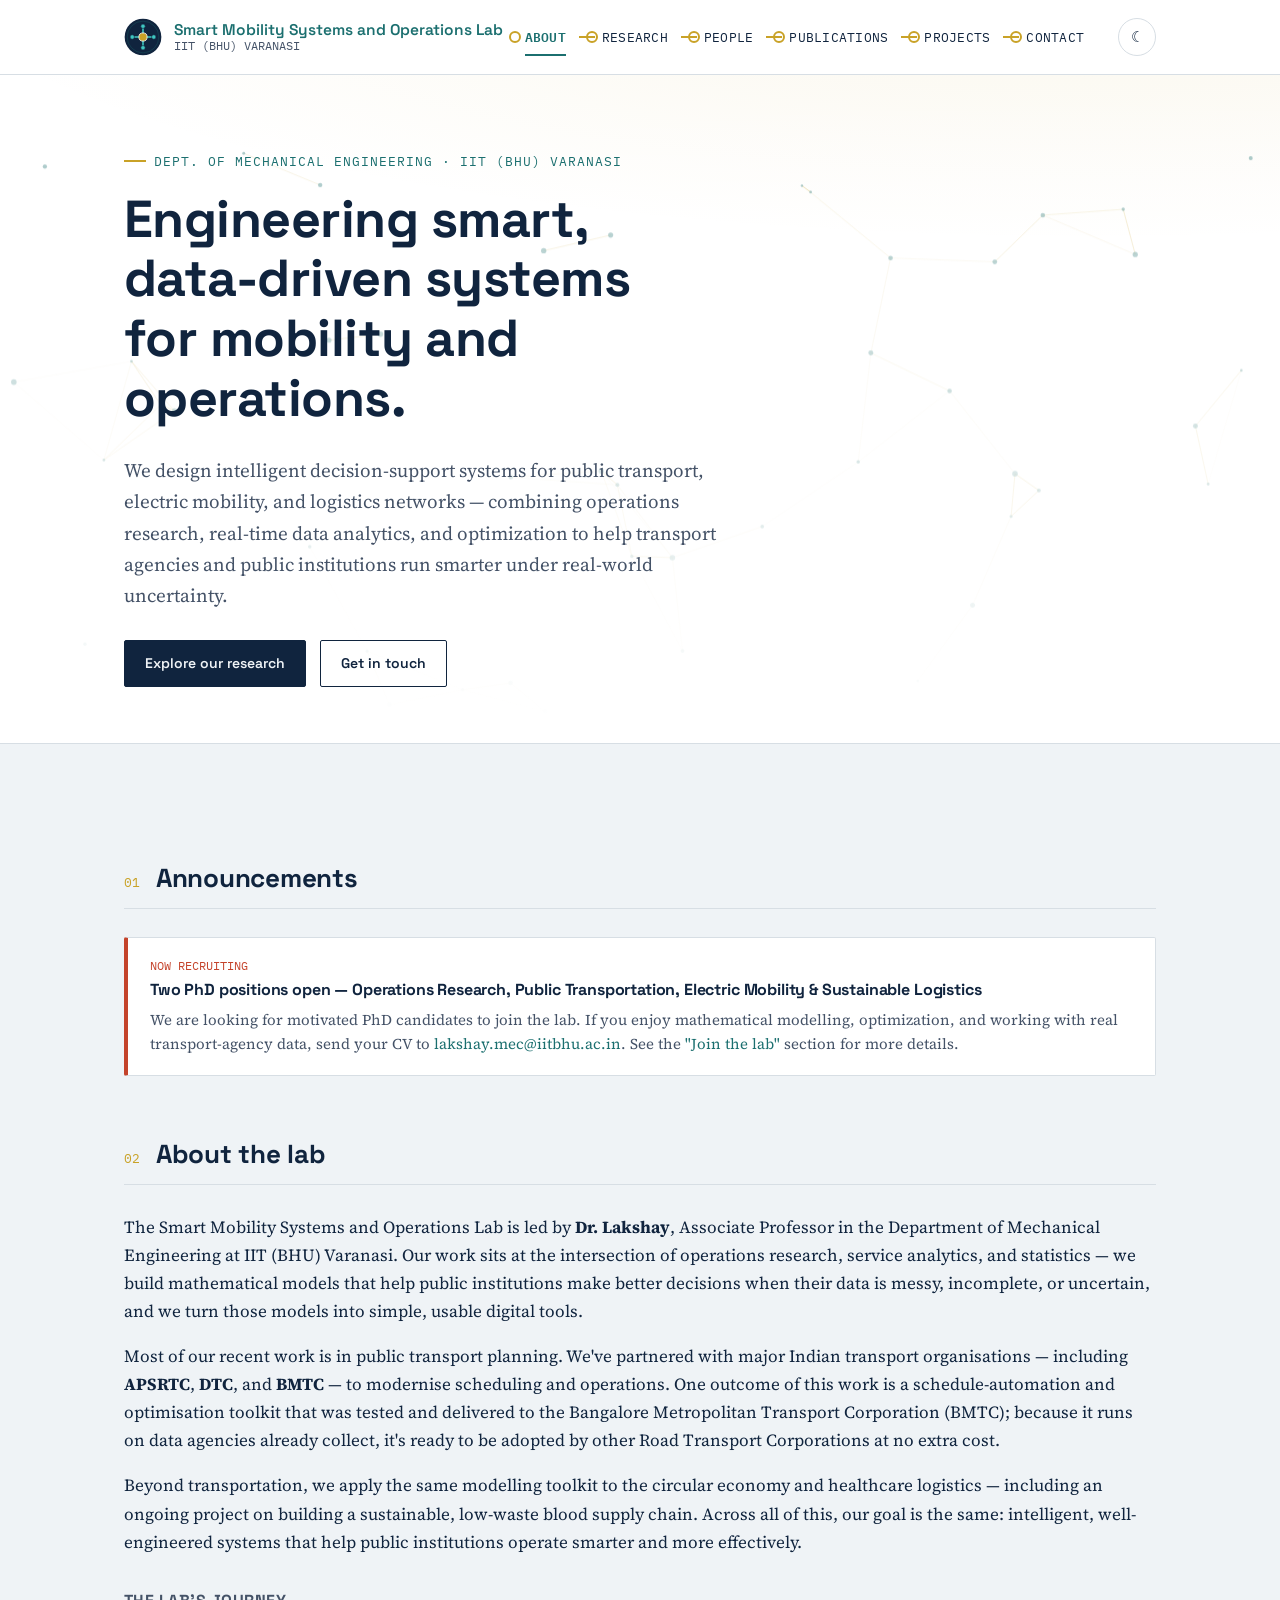
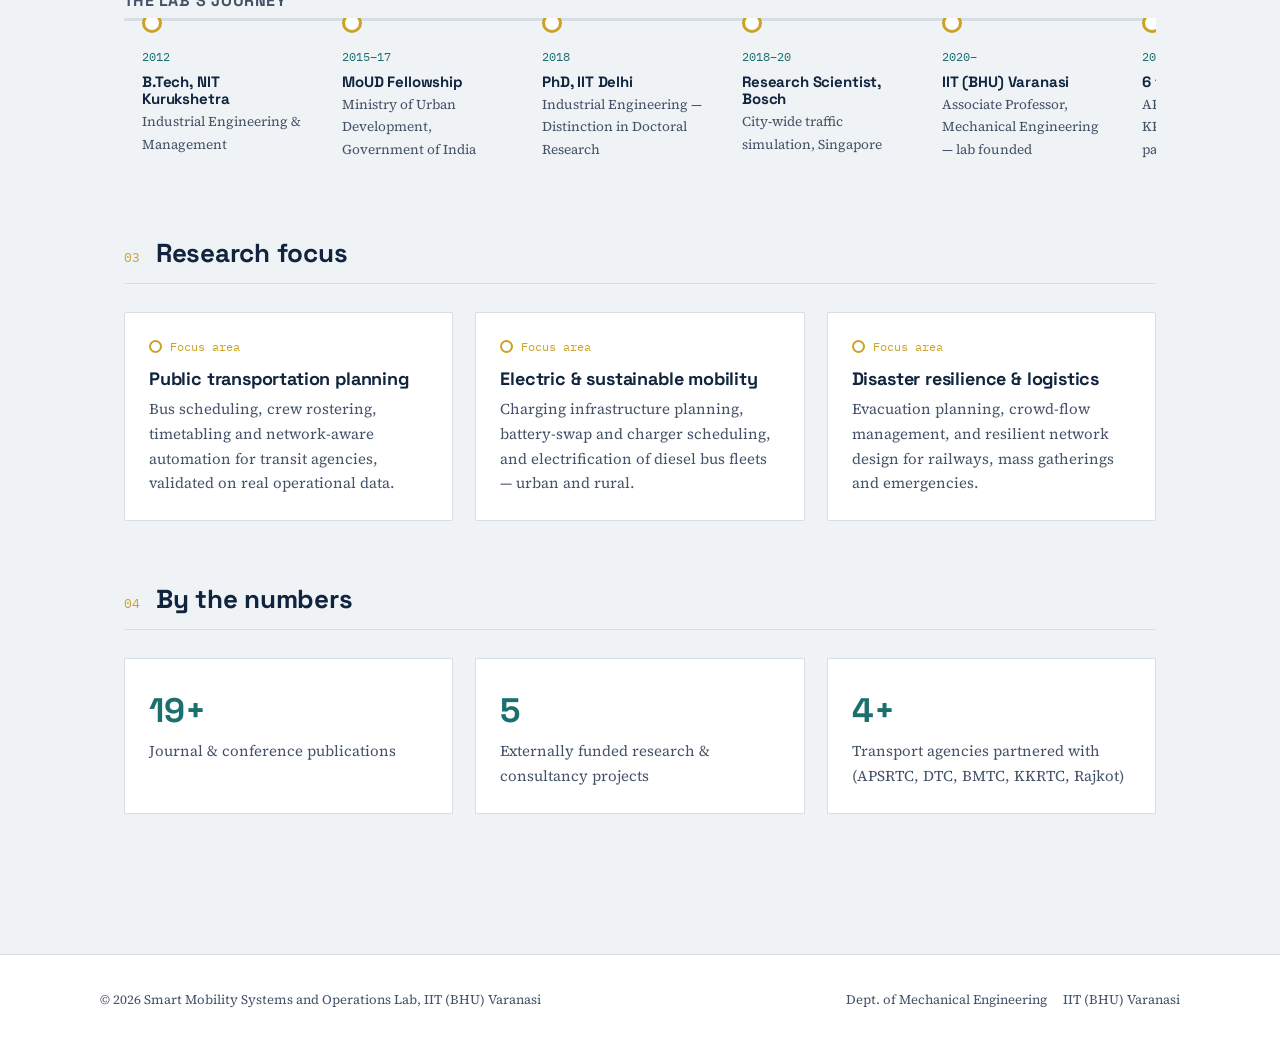
<file: index.html>
<!DOCTYPE html>
<html lang="en">
<head>
<meta charset="UTF-8">
<meta name="viewport" content="width=device-width, initial-scale=1.0">
<title>Smart Mobility Systems and Operations Lab · IIT (BHU) Varanasi</title>
<meta name="description" content="Smart Mobility Systems and Operations Lab, Department of Mechanical Engineering, IIT (BHU) Varanasi — operations research for public transportation, electric mobility, disaster resilience and sustainable logistics.">
<link rel="stylesheet" href="css/style.css">
</head>
<body>
<div class="scroll-progress"></div>

<header class="site-header">
  <div class="header-inner">
    <a class="brand" href="index.html" style="text-decoration:none;">
      <div class="brand-mark"><svg viewBox="0 0 120 120" xmlns="http://www.w3.org/2000/svg" role="img" aria-labelledby="th dh"><title id="th">SMSO Lab mark</title><desc id="dh">A gold hub connected by four teal spokes to four outer nodes on a navy circular badge, one spoke per letter of Smart, Mobility, Systems, Operations.</desc><style>.h-bg{fill:#10243E;}.h-ring{fill:none;stroke:#1B6F6F;stroke-width:2;opacity:.5;}.h-spoke{stroke:#3FC7C1;stroke-width:5;stroke-linecap:round;transition:stroke-width .25s ease;}svg:hover .h-spoke{stroke-width:6;}.h-node{fill:#3FC7C1;stroke:#10243E;stroke-width:2;transform-origin:center;transform-box:fill-box;transition:transform .3s ease;}svg:hover .h-node{transform:scale(1.25);}.h-hub{fill:#C9A227;stroke:#FFFFFF;stroke-width:2.5;transform-origin:center;transform-box:fill-box;transition:transform .4s ease;}svg:hover .h-hub{transform:rotate(20deg);}</style><circle class="h-bg" cx="60" cy="60" r="58"/><circle class="h-ring" cx="60" cy="60" r="50"/><line class="h-spoke" x1="60" y1="60" x2="60" y2="26"/><line class="h-spoke" x1="60" y1="60" x2="94" y2="60"/><line class="h-spoke" x1="60" y1="60" x2="60" y2="94"/><line class="h-spoke" x1="60" y1="60" x2="26" y2="60"/><circle class="h-node" cx="60" cy="26" r="7"/><circle class="h-node" cx="94" cy="60" r="7"/><circle class="h-node" cx="60" cy="94" r="7"/><circle class="h-node" cx="26" cy="60" r="7"/><circle class="h-hub" cx="60" cy="60" r="13"/></svg></div>
      <div class="brand-text">
        <div class="name">Smart Mobility Systems and Operations Lab</div>
        <div class="sub">IIT (BHU) VARANASI</div>
      </div>
    </a>
    <nav class="route" aria-label="Primary">
      <ul>
        <li><a class="current" href="index.html">About</a></li>
        <li><a href="research.html">Research</a></li>
        <li><a href="people.html">People</a></li>
        <li><a href="publications.html">Publications</a></li>
        <li><a href="projects.html">Projects</a></li>
        <li><a href="contact.html">Contact</a></li>
      </ul>
    </nav>
    <div class="header-actions">
      <button class="theme-toggle" aria-label="Toggle dark mode">☾</button>
      <button class="nav-toggle" aria-label="Toggle navigation" aria-expanded="false">☰</button>
    </div>
  </div>
</header>

<section class="hero">
  <canvas id="network-canvas" aria-hidden="true"></canvas>
  <div class="hero-inner">
    <div class="eyebrow">Dept. of Mechanical Engineering · IIT (BHU) Varanasi</div>
    <h1>Engineering smart, data-driven systems for mobility and operations.</h1>
    <p class="lede">We design intelligent decision-support systems for public transport, electric mobility, and logistics networks — combining operations research, real-time data analytics, and optimization to help transport agencies and public institutions run smarter under real-world uncertainty.</p>
    <div class="cta-row">
      <a class="btn primary" href="research.html">Explore our research</a>
      <a class="btn ghost" href="contact.html">Get in touch</a>
    </div>
  </div>
</section>

<main>

  <section id="announcements" class="reveal">
    <div class="section-head reveal"><span class="num">01</span><h2>Announcements</h2></div>
    <div class="announce reveal">
      <div class="meta">Now recruiting</div>
      <h4>Two PhD positions open — Operations Research, Public Transportation, Electric Mobility &amp; Sustainable Logistics</h4>
      <p>We are looking for motivated PhD candidates to join the lab. If you enjoy mathematical modelling, optimization, and working with real transport-agency data, send your CV to
      <a href="mailto:lakshay.mec@iitbhu.ac.in">lakshay.mec@iitbhu.ac.in</a>. See the <a href="people.html#join">"Join the lab"</a> section for more details.</p>
    </div>
  </section>

  <section id="about" class="reveal">
    <div class="section-head reveal"><span class="num">02</span><h2>About the lab</h2></div>
    <p>The Smart Mobility Systems and Operations Lab is led by <strong>Dr. Lakshay</strong>, Associate Professor in the Department of Mechanical Engineering at IIT (BHU) Varanasi. Our work sits at the intersection of operations research, service analytics, and statistics — we build mathematical models that help public institutions make better decisions when their data is messy, incomplete, or uncertain, and we turn those models into simple, usable digital tools.</p>
    <p>Most of our recent work is in public transport planning. We've partnered with major Indian transport organisations — including <strong>APSRTC</strong>, <strong>DTC</strong>, and <strong>BMTC</strong> — to modernise scheduling and operations. One outcome of this work is a schedule-automation and optimisation toolkit that was tested and delivered to the Bangalore Metropolitan Transport Corporation (BMTC); because it runs on data agencies already collect, it's ready to be adopted by other Road Transport Corporations at no extra cost.</p>
    <p>Beyond transportation, we apply the same modelling toolkit to the circular economy and healthcare logistics — including an ongoing project on building a sustainable, low-waste blood supply chain. Across all of this, our goal is the same: intelligent, well-engineered systems that help public institutions operate smarter and more effectively.</p>

    <h3 style="margin-top:36px; font-size:16px; text-transform:uppercase; letter-spacing:.03em; color:var(--ink-soft);">The lab's journey</h3>
    <div class="journey">
      <div class="journey-stop"><div class="yr">2012</div><h4>B.Tech, NIT Kurukshetra</h4><p>Industrial Engineering &amp; Management</p></div>
      <div class="journey-stop"><div class="yr">2015–17</div><h4>MoUD Fellowship</h4><p>Ministry of Urban Development, Government of India</p></div>
      <div class="journey-stop"><div class="yr">2018</div><h4>PhD, IIT Delhi</h4><p>Industrial Engineering — Distinction in Doctoral Research</p></div>
      <div class="journey-stop"><div class="yr">2018–20</div><h4>Research Scientist, Bosch</h4><p>City-wide traffic simulation, Singapore</p></div>
      <div class="journey-stop"><div class="yr">2020–</div><h4>IIT (BHU) Varanasi</h4><p>Associate Professor, Mechanical Engineering — lab founded</p></div>
      <div class="journey-stop"><div class="yr">2023–26</div><h4>6 funded projects</h4><p>APSRTC, DTC, BMTC, KKRTC &amp; Rajkot partnerships</p></div>
    </div>
  </section>

  <section id="focus">
    <div class="section-head reveal"><span class="num">03</span><h2>Research focus</h2></div>
    <div class="grid cols-3">
      <div class="card reveal stagger" style="--d:0s">
        <div class="stop-index">Focus area</div>
        <h3>Public transportation planning</h3>
        <p>Bus scheduling, crew rostering, timetabling and network-aware automation for transit agencies, validated on real operational data.</p>
      </div>
      <div class="card reveal stagger" style="--d:.1s">
        <div class="stop-index">Focus area</div>
        <h3>Electric &amp; sustainable mobility</h3>
        <p>Charging infrastructure planning, battery-swap and charger scheduling, and electrification of diesel bus fleets — urban and rural.</p>
      </div>
      <div class="card reveal stagger" style="--d:.2s">
        <div class="stop-index">Focus area</div>
        <h3>Disaster resilience &amp; logistics</h3>
        <p>Evacuation planning, crowd-flow management, and resilient network design for railways, mass gatherings and emergencies.</p>
      </div>
    </div>
  </section>

  <section id="quick-facts">
    <div class="section-head reveal"><span class="num">04</span><h2>By the numbers</h2></div>
    <div class="grid cols-3">
      <div class="card reveal stagger" style="--d:0s"><div class="stat-num"><span data-counter="25" data-suffix="+">0+</span></div><p>Journal &amp; conference publications</p></div>
      <div class="card reveal stagger" style="--d:.1s"><div class="stat-num"><span data-counter="6">0</span></div><p>Externally funded research &amp; consultancy projects</p></div>
      <div class="card reveal stagger" style="--d:.2s"><div class="stat-num"><span data-counter="5" data-suffix="+">0+</span></div><p>Transport agencies partnered with (APSRTC, DTC, BMTC, KKRTC, Rajkot)</p></div>
    </div>
  </section>

</main>

<footer>
  <div class="footer-inner">
    <div>© <span id="year"></span> Smart Mobility Systems and Operations Lab, IIT (BHU) Varanasi</div>
    <div class="footer-links">
      <a href="https://www.iitbhu.ac.in/dept/mec" target="_blank" rel="noopener">Dept. of Mechanical Engineering</a>
      <a href="https://www.iitbhu.ac.in" target="_blank" rel="noopener">IIT (BHU) Varanasi</a>
    </div>
  </div>
</footer>
<button class="back-to-top" aria-label="Back to top">↑</button>
<script src="assets/js/main.js"></script>
</body>
</html>
</file>
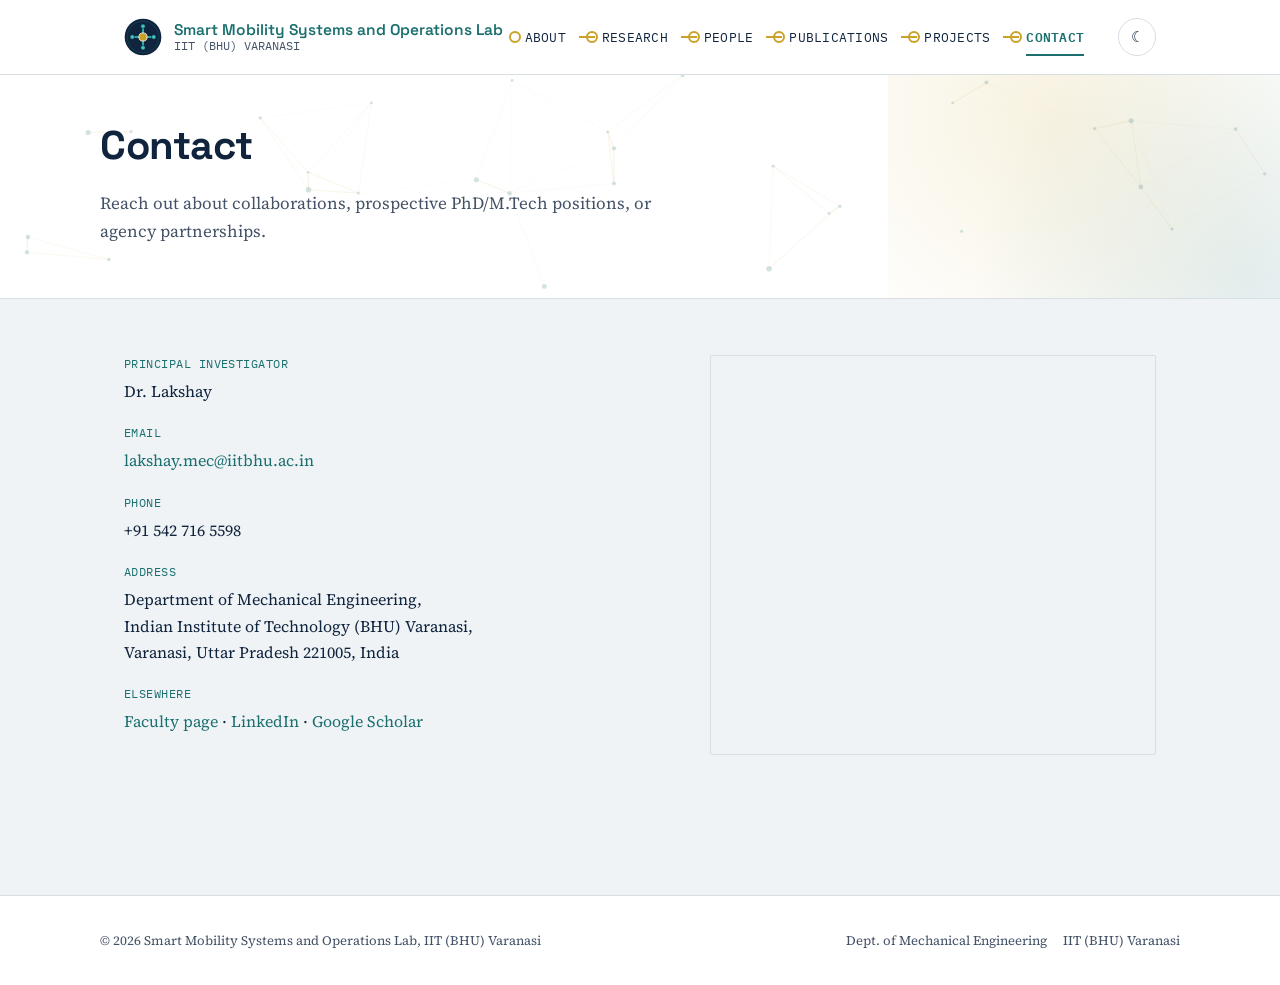
<file: contact.html>
<!DOCTYPE html>
<html lang="en">
<head>
<meta charset="UTF-8">
<meta name="viewport" content="width=device-width, initial-scale=1.0">
<title>Contact · Smart Mobility Systems and Operations Lab</title>
<link rel="stylesheet" href="css/style.css">
</head>
<body>
<div class="scroll-progress"></div>

<header class="site-header">
  <div class="header-inner">
    <a class="brand" href="index.html" style="text-decoration:none;">
      <div class="brand-mark"><svg viewBox="0 0 120 120" xmlns="http://www.w3.org/2000/svg" role="img" aria-labelledby="th dh"><title id="th">SMSO Lab mark</title><desc id="dh">A gold hub connected by four teal spokes to four outer nodes on a navy circular badge, one spoke per letter of Smart, Mobility, Systems, Operations.</desc><style>.h-bg{fill:#10243E;}.h-ring{fill:none;stroke:#1B6F6F;stroke-width:2;opacity:.5;}.h-spoke{stroke:#3FC7C1;stroke-width:5;stroke-linecap:round;transition:stroke-width .25s ease;}svg:hover .h-spoke{stroke-width:6;}.h-node{fill:#3FC7C1;stroke:#10243E;stroke-width:2;transform-origin:center;transform-box:fill-box;transition:transform .3s ease;}svg:hover .h-node{transform:scale(1.25);}.h-hub{fill:#C9A227;stroke:#FFFFFF;stroke-width:2.5;transform-origin:center;transform-box:fill-box;transition:transform .4s ease;}svg:hover .h-hub{transform:rotate(20deg);}</style><circle class="h-bg" cx="60" cy="60" r="58"/><circle class="h-ring" cx="60" cy="60" r="50"/><line class="h-spoke" x1="60" y1="60" x2="60" y2="26"/><line class="h-spoke" x1="60" y1="60" x2="94" y2="60"/><line class="h-spoke" x1="60" y1="60" x2="60" y2="94"/><line class="h-spoke" x1="60" y1="60" x2="26" y2="60"/><circle class="h-node" cx="60" cy="26" r="7"/><circle class="h-node" cx="94" cy="60" r="7"/><circle class="h-node" cx="60" cy="94" r="7"/><circle class="h-node" cx="26" cy="60" r="7"/><circle class="h-hub" cx="60" cy="60" r="13"/></svg></div>
      <div class="brand-text">
        <div class="name">Smart Mobility Systems and Operations Lab</div>
        <div class="sub">IIT (BHU) VARANASI</div>
      </div>
    </a>
    <nav class="route" aria-label="Primary">
      <ul>
        <li><a href="index.html">About</a></li>
        <li><a href="research.html">Research</a></li>
        <li><a href="people.html">People</a></li>
        <li><a href="publications.html">Publications</a></li>
        <li><a href="projects.html">Projects</a></li>
        <li><a class="current" href="contact.html">Contact</a></li>
      </ul>
    </nav>
    <div class="header-actions">
      <button class="theme-toggle" aria-label="Toggle dark mode">☾</button>
      <button class="nav-toggle" aria-label="Toggle navigation" aria-expanded="false">☰</button>
    </div>
  </div>
</header>

<div class="page-hero">
  <canvas id="network-canvas" aria-hidden="true" style="position:absolute;inset:0;width:100%;height:100%;opacity:.35;pointer-events:none;"></canvas>
  <div class="page-hero-inner">
    <h1>Contact</h1>
    <p class="lede">Reach out about collaborations, prospective PhD/M.Tech positions, or agency partnerships.</p>
  </div>
</div>

<main>
  <div class="contact-grid">
    <div>
      <div class="contact-item">
        <div class="label">Principal Investigator</div>
        <div>Dr. Lakshay</div>
      </div>
      <div class="contact-item">
        <div class="label">Email</div>
        <div><a href="mailto:lakshay.mec@iitbhu.ac.in">lakshay.mec@iitbhu.ac.in</a></div>
      </div>
      <div class="contact-item">
        <div class="label">Phone</div>
        <div>+91 542 716 5598</div>
      </div>
      <div class="contact-item">
        <div class="label">Address</div>
        <div>Department of Mechanical Engineering,<br>Indian Institute of Technology (BHU) Varanasi,<br>Varanasi, Uttar Pradesh 221005, India</div>
      </div>
      <div class="contact-item">
        <div class="label">Elsewhere</div>
        <div>
          <a href="https://www.iitbhu.ac.in/dept/mec/people/lakshaymec" target="_blank" rel="noopener">Faculty page</a> ·
          <a href="https://www.linkedin.com/in/lakshay-taneja-345a35150/" target="_blank" rel="noopener">LinkedIn</a> ·
          <a href="https://scholar.google.com/citations?user=Z9TCeUoAAAAJ" target="_blank" rel="noopener">Google Scholar</a>
        </div>
      </div>
    </div>
    <div class="map-frame">
      <iframe
        src="https://www.google.com/maps?q=Indian+Institute+of+Technology+BHU+Varanasi+Mechanical+Engineering&output=embed"
        loading="lazy" referrerpolicy="no-referrer-when-downgrade" title="Map to IIT (BHU) Varanasi, Mechanical Engineering Department"></iframe>
    </div>
  </div>
</main>

<footer>
  <div class="footer-inner">
    <div>© <span id="year"></span> Smart Mobility Systems and Operations Lab, IIT (BHU) Varanasi</div>
    <div class="footer-links">
      <a href="https://www.iitbhu.ac.in/dept/mec" target="_blank" rel="noopener">Dept. of Mechanical Engineering</a>
      <a href="https://www.iitbhu.ac.in" target="_blank" rel="noopener">IIT (BHU) Varanasi</a>
    </div>
  </div>
</footer>
<button class="back-to-top" aria-label="Back to top">↑</button>
<script src="assets/js/main.js"></script>
</body>
</html>
</file>
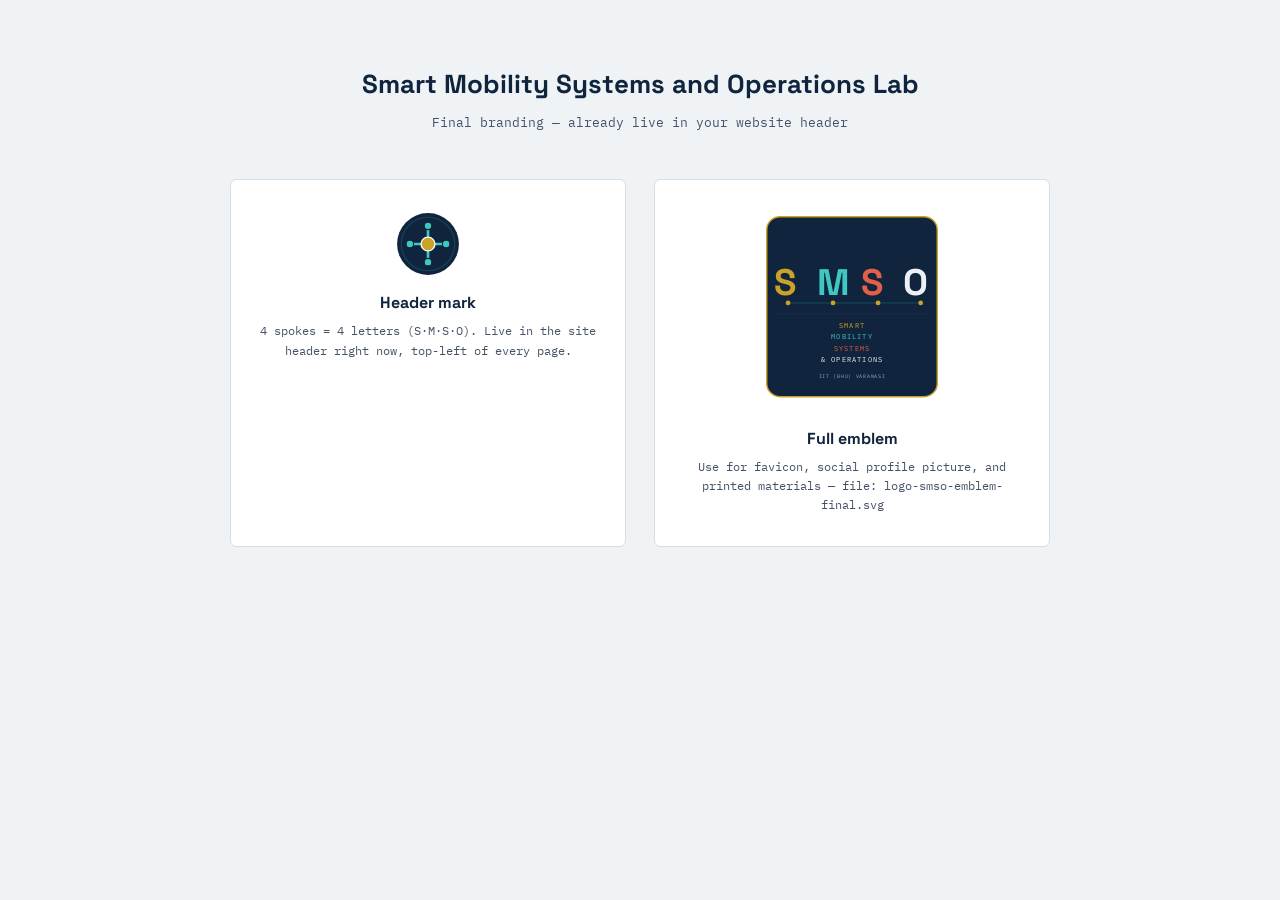
<file: logo-final.html>
<!DOCTYPE html>
<html lang="en">
<head>
<meta charset="UTF-8">
<meta name="viewport" content="width=device-width, initial-scale=1.0">
<title>SMSO Lab — final branding</title>
<style>
  @import url('https://fonts.googleapis.com/css2?family=Space+Grotesk:wght@500;700&family=IBM+Plex+Mono:wght@400;500&display=swap');
  body{ margin:0; background:#EFF3F6; font-family:'Space Grotesk',sans-serif; color:#10243E; padding:50px 24px; }
  h1{ text-align:center; font-size:26px; margin-bottom:6px; }
  p.lede{ text-align:center; color:#445267; font-family:'IBM Plex Mono',monospace; font-size:13px; margin-bottom:48px; }
  .grid{ display:grid; grid-template-columns:1fr 1fr; gap:28px; max-width:820px; margin:0 auto; }
  @media (max-width:700px){ .grid{ grid-template-columns:1fr; } }
  .card{ background:#FFFFFF; border:1px solid #D7DEE4; border-radius:6px; padding:32px 24px; text-align:center; }
  .card h3{ font-size:16px; margin:16px 0 8px; }
  .card p{ font-family:'IBM Plex Mono',monospace; font-size:12px; color:#445267; line-height:1.6; margin:0; }
</style>
</head>
<body>

<h1>Smart Mobility Systems and Operations Lab</h1>
<p class="lede">Final branding — already live in your website header</p>

<div class="grid">
  <div class="card">
    <div style="width:64px;height:64px;margin:0 auto;border-radius:50%;overflow:hidden;">
<svg viewBox="0 0 120 120" width="100%" height="100%" xmlns="http://www.w3.org/2000/svg">
<style>.h-bg{fill:#10243E;}.h-ring{fill:none;stroke:#1B6F6F;stroke-width:2;opacity:.5;}.h-spoke{stroke:#3FC7C1;stroke-width:5;stroke-linecap:round;transition:stroke-width .25s ease;}svg:hover .h-spoke{stroke-width:6;}.h-node{fill:#3FC7C1;stroke:#10243E;stroke-width:2;transform-origin:center;transform-box:fill-box;transition:transform .3s ease;}svg:hover .h-node{transform:scale(1.25);}.h-hub{fill:#C9A227;stroke:#FFFFFF;stroke-width:2.5;transform-origin:center;transform-box:fill-box;transition:transform .4s ease;}svg:hover .h-hub{transform:rotate(20deg);}</style>
<circle class="h-bg" cx="60" cy="60" r="58"/><circle class="h-ring" cx="60" cy="60" r="50"/>
<line class="h-spoke" x1="60" y1="60" x2="60" y2="26"/><line class="h-spoke" x1="60" y1="60" x2="94" y2="60"/>
<line class="h-spoke" x1="60" y1="60" x2="60" y2="94"/><line class="h-spoke" x1="60" y1="60" x2="26" y2="60"/>
<circle class="h-node" cx="60" cy="26" r="7"/><circle class="h-node" cx="94" cy="60" r="7"/>
<circle class="h-node" cx="60" cy="94" r="7"/><circle class="h-node" cx="26" cy="60" r="7"/>
<circle class="h-hub" cx="60" cy="60" r="13"/>
</svg>
    </div>
    <h3>Header mark</h3>
    <p>4 spokes = 4 letters (S·M·S·O). Live in the site header right now, top-left of every page.</p>
  </div>

  <div class="card">
    <div style="width:180px;margin:0 auto;">
<svg viewBox="0 0 380 410" width="100%" height="auto" xmlns="http://www.w3.org/2000/svg">
<style>.badge{fill:#10243E;stroke:#C9A227;stroke-width:3;}.letter{font-family:'Space Grotesk',sans-serif;font-weight:700;font-size:78px;}
.c-smart{fill:#C9A227;}.c-mobility{fill:#3FC7C1;}.c-systems{fill:#E2604A;}.c-ops{fill:#EDF1F6;}.dot{fill:#C9A227;}
.connector{stroke:#1B6F6F;stroke-width:2;opacity:.6;}.divider{stroke:#223353;stroke-width:1;}
.tag{font-family:'IBM Plex Mono',monospace;font-size:14px;letter-spacing:2.5px;}.caption{font-family:'IBM Plex Mono',monospace;font-size:11px;letter-spacing:1.5px;fill:#9DAAC0;}</style>
<rect class="badge" x="10" y="10" width="360" height="380" rx="28"/>
<text class="letter c-smart" x="26" y="175">S</text><text class="letter c-mobility" x="116" y="175">M</text>
<text class="letter c-systems" x="210" y="175">S</text><text class="letter c-ops" x="298" y="175">O</text>
<line class="connector" x1="55" y1="192" x2="150" y2="192"/><line class="connector" x1="150" y1="192" x2="245" y2="192"/><line class="connector" x1="245" y1="192" x2="335" y2="192"/>
<circle class="dot" cx="55" cy="192" r="5"/><circle class="dot" cx="150" cy="192" r="5"/><circle class="dot" cx="245" cy="192" r="5"/><circle class="dot" cx="335" cy="192" r="5"/>
<line class="divider" x1="30" y1="215" x2="350" y2="215"/>
<text class="tag c-smart" x="190" y="245" text-anchor="middle">SMART</text>
<text class="tag c-mobility" x="190" y="269" text-anchor="middle">MOBILITY</text>
<text class="tag c-systems" x="190" y="293" text-anchor="middle">SYSTEMS</text>
<text class="tag c-ops" x="190" y="317" text-anchor="middle">&amp; OPERATIONS</text>
<text class="caption" x="190" y="350" text-anchor="middle">IIT (BHU) VARANASI</text>
</svg>
    </div>
    <h3>Full emblem</h3>
    <p>Use for favicon, social profile picture, and printed materials — file: logo-smso-emblem-final.svg</p>
  </div>
</div>

</body>
</html>
</file>
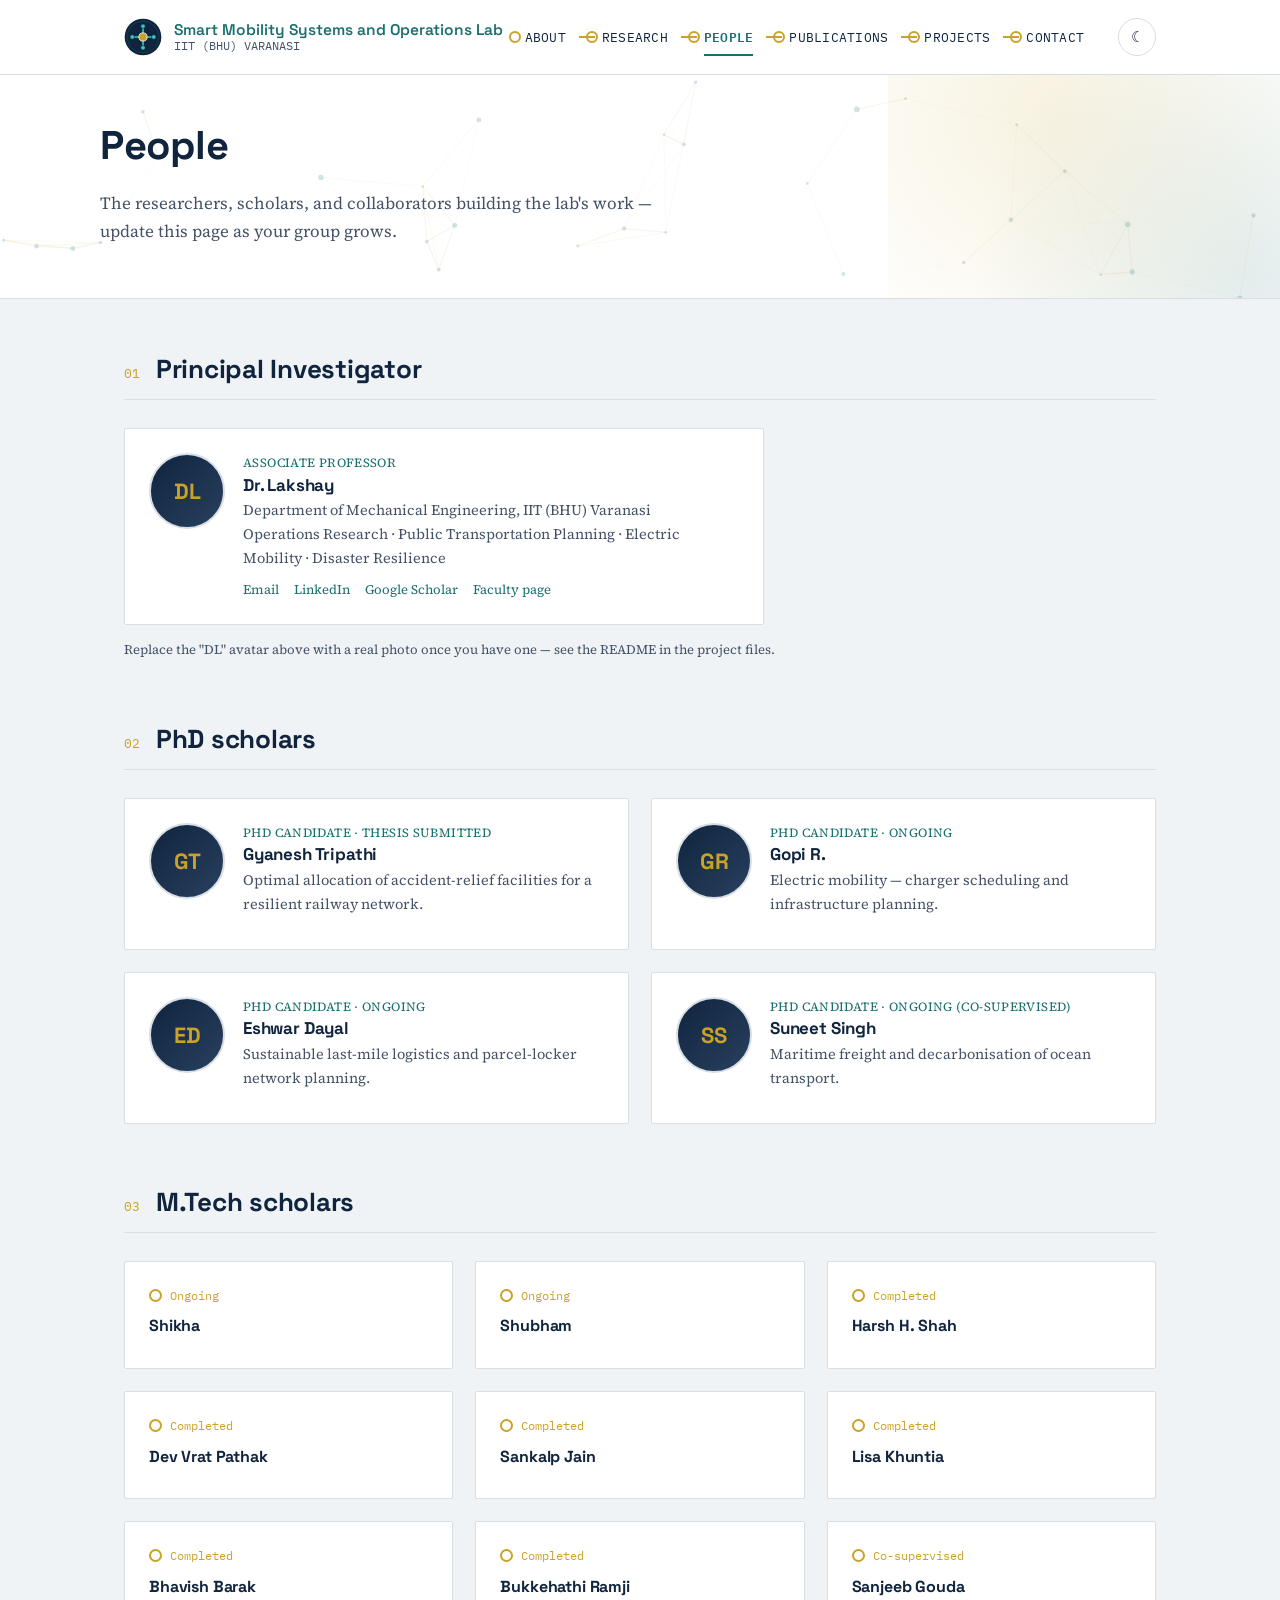
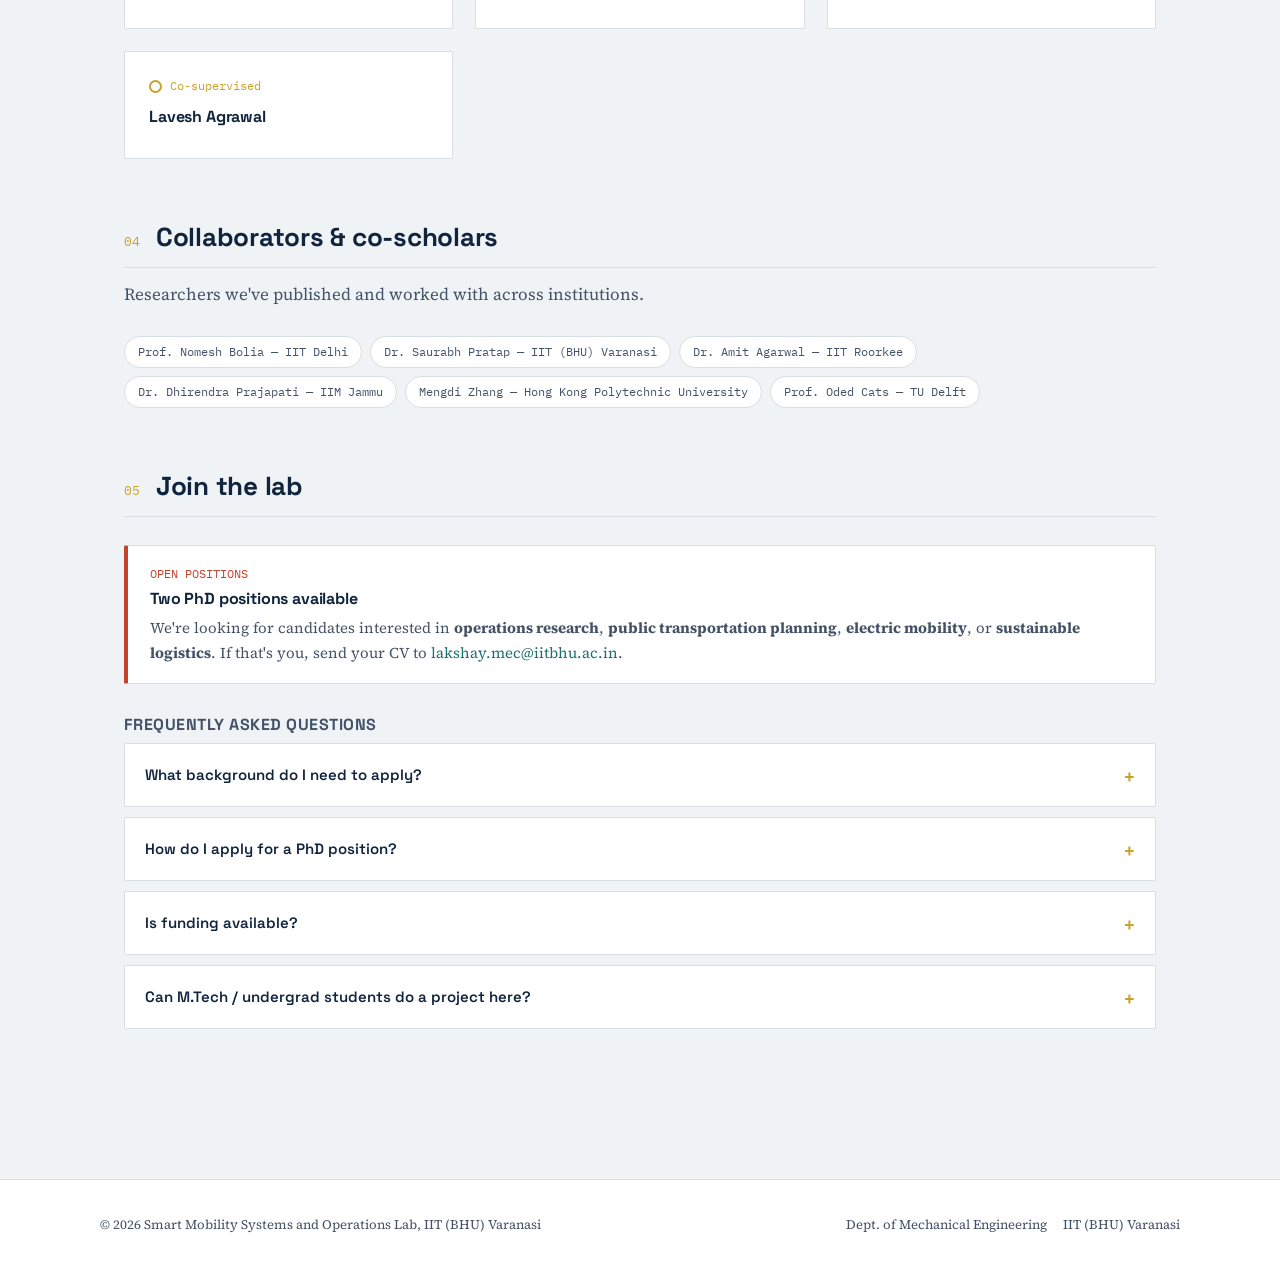
<file: people.html>
<!DOCTYPE html>
<html lang="en">
<head>
<meta charset="UTF-8">
<meta name="viewport" content="width=device-width, initial-scale=1.0">
<title>People · Smart Mobility Systems and Operations Lab</title>
<link rel="stylesheet" href="css/style.css">
</head>
<body>
<div class="scroll-progress"></div>

<header class="site-header">
  <div class="header-inner">
    <a class="brand" href="index.html" style="text-decoration:none;">
      <div class="brand-mark"><svg viewBox="0 0 120 120" xmlns="http://www.w3.org/2000/svg" role="img" aria-labelledby="th dh"><title id="th">SMSO Lab mark</title><desc id="dh">A gold hub connected by four teal spokes to four outer nodes on a navy circular badge, one spoke per letter of Smart, Mobility, Systems, Operations.</desc><style>.h-bg{fill:#10243E;}.h-ring{fill:none;stroke:#1B6F6F;stroke-width:2;opacity:.5;}.h-spoke{stroke:#3FC7C1;stroke-width:5;stroke-linecap:round;transition:stroke-width .25s ease;}svg:hover .h-spoke{stroke-width:6;}.h-node{fill:#3FC7C1;stroke:#10243E;stroke-width:2;transform-origin:center;transform-box:fill-box;transition:transform .3s ease;}svg:hover .h-node{transform:scale(1.25);}.h-hub{fill:#C9A227;stroke:#FFFFFF;stroke-width:2.5;transform-origin:center;transform-box:fill-box;transition:transform .4s ease;}svg:hover .h-hub{transform:rotate(20deg);}</style><circle class="h-bg" cx="60" cy="60" r="58"/><circle class="h-ring" cx="60" cy="60" r="50"/><line class="h-spoke" x1="60" y1="60" x2="60" y2="26"/><line class="h-spoke" x1="60" y1="60" x2="94" y2="60"/><line class="h-spoke" x1="60" y1="60" x2="60" y2="94"/><line class="h-spoke" x1="60" y1="60" x2="26" y2="60"/><circle class="h-node" cx="60" cy="26" r="7"/><circle class="h-node" cx="94" cy="60" r="7"/><circle class="h-node" cx="60" cy="94" r="7"/><circle class="h-node" cx="26" cy="60" r="7"/><circle class="h-hub" cx="60" cy="60" r="13"/></svg></div>
      <div class="brand-text">
        <div class="name">Smart Mobility Systems and Operations Lab</div>
        <div class="sub">IIT (BHU) VARANASI</div>
      </div>
    </a>
    <nav class="route" aria-label="Primary">
      <ul>
        <li><a href="index.html">About</a></li>
        <li><a href="research.html">Research</a></li>
        <li><a class="current" href="people.html">People</a></li>
        <li><a href="publications.html">Publications</a></li>
        <li><a href="projects.html">Projects</a></li>
        <li><a href="contact.html">Contact</a></li>
      </ul>
    </nav>
    <div class="header-actions">
      <button class="theme-toggle" aria-label="Toggle dark mode">☾</button>
      <button class="nav-toggle" aria-label="Toggle navigation" aria-expanded="false">☰</button>
    </div>
  </div>
</header>

<div class="page-hero">
  <canvas id="network-canvas" aria-hidden="true" style="position:absolute;inset:0;width:100%;height:100%;opacity:.35;pointer-events:none;"></canvas>
  <div class="page-hero-inner">
    <h1>People</h1>
    <p class="lede">The researchers, scholars, and collaborators building the lab's work — update this page as your group grows.</p>
  </div>
</div>

<main>

  <section id="pi">
    <div class="section-head reveal"><span class="num">01</span><h2>Principal Investigator</h2></div>
    <div class="card person" style="max-width:640px;">
      <div class="avatar">DL</div>
      <div>
        <div class="role">Associate Professor</div>
        <h3>Dr. Lakshay</h3>
        <p class="topic">Department of Mechanical Engineering, IIT (BHU) Varanasi<br>
        Operations Research · Public Transportation Planning · Electric Mobility · Disaster Resilience</p>
        <div class="links">
          <a href="mailto:lakshay.mec@iitbhu.ac.in">Email</a>
          <a href="https://www.linkedin.com/in/lakshay-taneja-345a35150/" target="_blank" rel="noopener">LinkedIn</a>
          <a href="https://scholar.google.com/citations?user=Z9TCeUoAAAAJ" target="_blank" rel="noopener">Google Scholar</a>
          <a href="https://www.iitbhu.ac.in/dept/mec/people/lakshaymec" target="_blank" rel="noopener">Faculty page</a>
        </div>
      </div>
    </div>
    <p class="small" style="margin-top:14px;">Replace the "DL" avatar above with a real photo once you have one — see the README in the project files.</p>
  </section>

  <section id="phd">
    <div class="section-head reveal"><span class="num">02</span><h2>PhD scholars</h2></div>
    <div class="grid cols-2">
      <div class="card person reveal">
        <div class="avatar">GT</div>
        <div>
          <div class="role">PhD Candidate · Thesis submitted</div>
          <h3>Gyanesh Tripathi</h3>
          <p class="topic">Optimal allocation of accident-relief facilities for a resilient railway network.</p>
        </div>
      </div>
      <div class="card person reveal">
        <div class="avatar">GR</div>
        <div>
          <div class="role">PhD Candidate · Ongoing</div>
          <h3>Gopi R.</h3>
          <p class="topic">Electric mobility — charger scheduling and infrastructure planning.</p>
        </div>
      </div>
      <div class="card person reveal">
        <div class="avatar">ED</div>
        <div>
          <div class="role">PhD Candidate · Ongoing</div>
          <h3>Eshwar Dayal</h3>
          <p class="topic">Sustainable last-mile logistics and parcel-locker network planning.</p>
        </div>
      </div>
      <div class="card person reveal">
        <div class="avatar">SS</div>
        <div>
          <div class="role">PhD Candidate · Ongoing (Co-supervised)</div>
          <h3>Suneet Singh</h3>
          <p class="topic">Maritime freight and decarbonisation of ocean transport.</p>
        </div>
      </div>
    </div>
  </section>

  <section id="mtech">
    <div class="section-head reveal"><span class="num">03</span><h2>M.Tech scholars</h2></div>
    <div class="grid cols-3">
      <div class="card reveal"><div class="stop-index">Ongoing</div><h3 style="font-size:16px;">Shikha</h3></div>
      <div class="card reveal"><div class="stop-index">Ongoing</div><h3 style="font-size:16px;">Shubham</h3></div>
      <div class="card reveal"><div class="stop-index">Completed</div><h3 style="font-size:16px;">Harsh H. Shah</h3></div>
      <div class="card reveal"><div class="stop-index">Completed</div><h3 style="font-size:16px;">Dev Vrat Pathak</h3></div>
      <div class="card reveal"><div class="stop-index">Completed</div><h3 style="font-size:16px;">Sankalp Jain</h3></div>
      <div class="card reveal"><div class="stop-index">Completed</div><h3 style="font-size:16px;">Lisa Khuntia</h3></div>
      <div class="card reveal"><div class="stop-index">Completed</div><h3 style="font-size:16px;">Bhavish Barak</h3></div>
      <div class="card reveal"><div class="stop-index">Completed</div><h3 style="font-size:16px;">Bukkehathi Ramji</h3></div>
      <div class="card reveal"><div class="stop-index">Co-supervised</div><h3 style="font-size:16px;">Sanjeeb Gouda</h3></div>
      <div class="card reveal"><div class="stop-index">Co-supervised</div><h3 style="font-size:16px;">Lavesh Agrawal</h3></div>
    </div>
  </section>

  <section id="collaborators">
    <div class="section-head reveal"><span class="num">04</span><h2>Collaborators &amp; co-scholars</h2></div>
    <p class="section-intro">Researchers we've published and worked with across institutions.</p>
    <div class="tag-row">
      <span class="tag">Prof. Nomesh Bolia — IIT Delhi</span>
      <span class="tag">Dr. Saurabh Pratap — IIT (BHU) Varanasi</span>
      <span class="tag">Dr. Amit Agarwal — IIT Roorkee</span>
      <span class="tag">Dr. Dhirendra Prajapati — IIM Jammu</span>
      <span class="tag">Mengdi Zhang — Hong Kong Polytechnic University</span>
      <span class="tag">Prof. Oded Cats — TU Delft</span>
    </div>
  </section>

  <section id="join">
    <div class="section-head reveal"><span class="num">05</span><h2>Join the lab</h2></div>
    <div class="announce reveal">
      <div class="meta">Open positions</div>
      <h4>Two PhD positions available</h4>
      <p>We're looking for candidates interested in <strong>operations research</strong>, <strong>public transportation planning</strong>, <strong>electric mobility</strong>, or <strong>sustainable logistics</strong>. If that's you, send your CV to
      <a href="mailto:lakshay.mec@iitbhu.ac.in">lakshay.mec@iitbhu.ac.in</a>.</p>
    </div>

    <h3 style="margin-top:32px; font-size:16px; text-transform:uppercase; letter-spacing:.03em; color:var(--ink-soft);">Frequently asked questions</h3>
    <div class="faq-list reveal">
      <div class="faq">
        <button class="faq-q">What background do I need to apply? <span class="plus">+</span></button>
        <div class="faq-a"><p>A degree in Industrial/Mechanical/Civil Engineering, Operations Research, Applied Mathematics, or a related quantitative field. Prior coding experience (Python/MATLAB) and interest in optimisation or data analytics is a strong plus, but not mandatory.</p></div>
      </div>
      <div class="faq">
        <button class="faq-q">How do I apply for a PhD position? <span class="plus">+</span></button>
        <div class="faq-a"><p>Email your CV, academic transcripts, and a short note on your research interests to lakshay.mec@iitbhu.ac.in, and separately apply through the official IIT (BHU) PhD admissions portal when the cycle opens.</p></div>
      </div>
      <div class="faq">
        <button class="faq-q">Is funding available? <span class="plus">+</span></button>
        <div class="faq-a"><p>Yes — PhD scholars typically receive an institute assistantship, and several lab projects carry additional project-linked funding depending on availability at the time of joining.</p></div>
      </div>
      <div class="faq">
        <button class="faq-q">Can M.Tech / undergrad students do a project here? <span class="plus">+</span></button>
        <div class="faq-a"><p>Yes, the lab regularly hosts M.Tech thesis students and undergraduate project interns. Reach out with your CV and areas of interest, ideally a semester before you'd like to start.</p></div>
      </div>
    </div>
  </section>

</main>

<footer>
  <div class="footer-inner">
    <div>© <span id="year"></span> Smart Mobility Systems and Operations Lab, IIT (BHU) Varanasi</div>
    <div class="footer-links">
      <a href="https://www.iitbhu.ac.in/dept/mec" target="_blank" rel="noopener">Dept. of Mechanical Engineering</a>
      <a href="https://www.iitbhu.ac.in" target="_blank" rel="noopener">IIT (BHU) Varanasi</a>
    </div>
  </div>
</footer>
<button class="back-to-top" aria-label="Back to top">↑</button>
<script src="assets/js/main.js"></script>
</body>
</html>
</file>
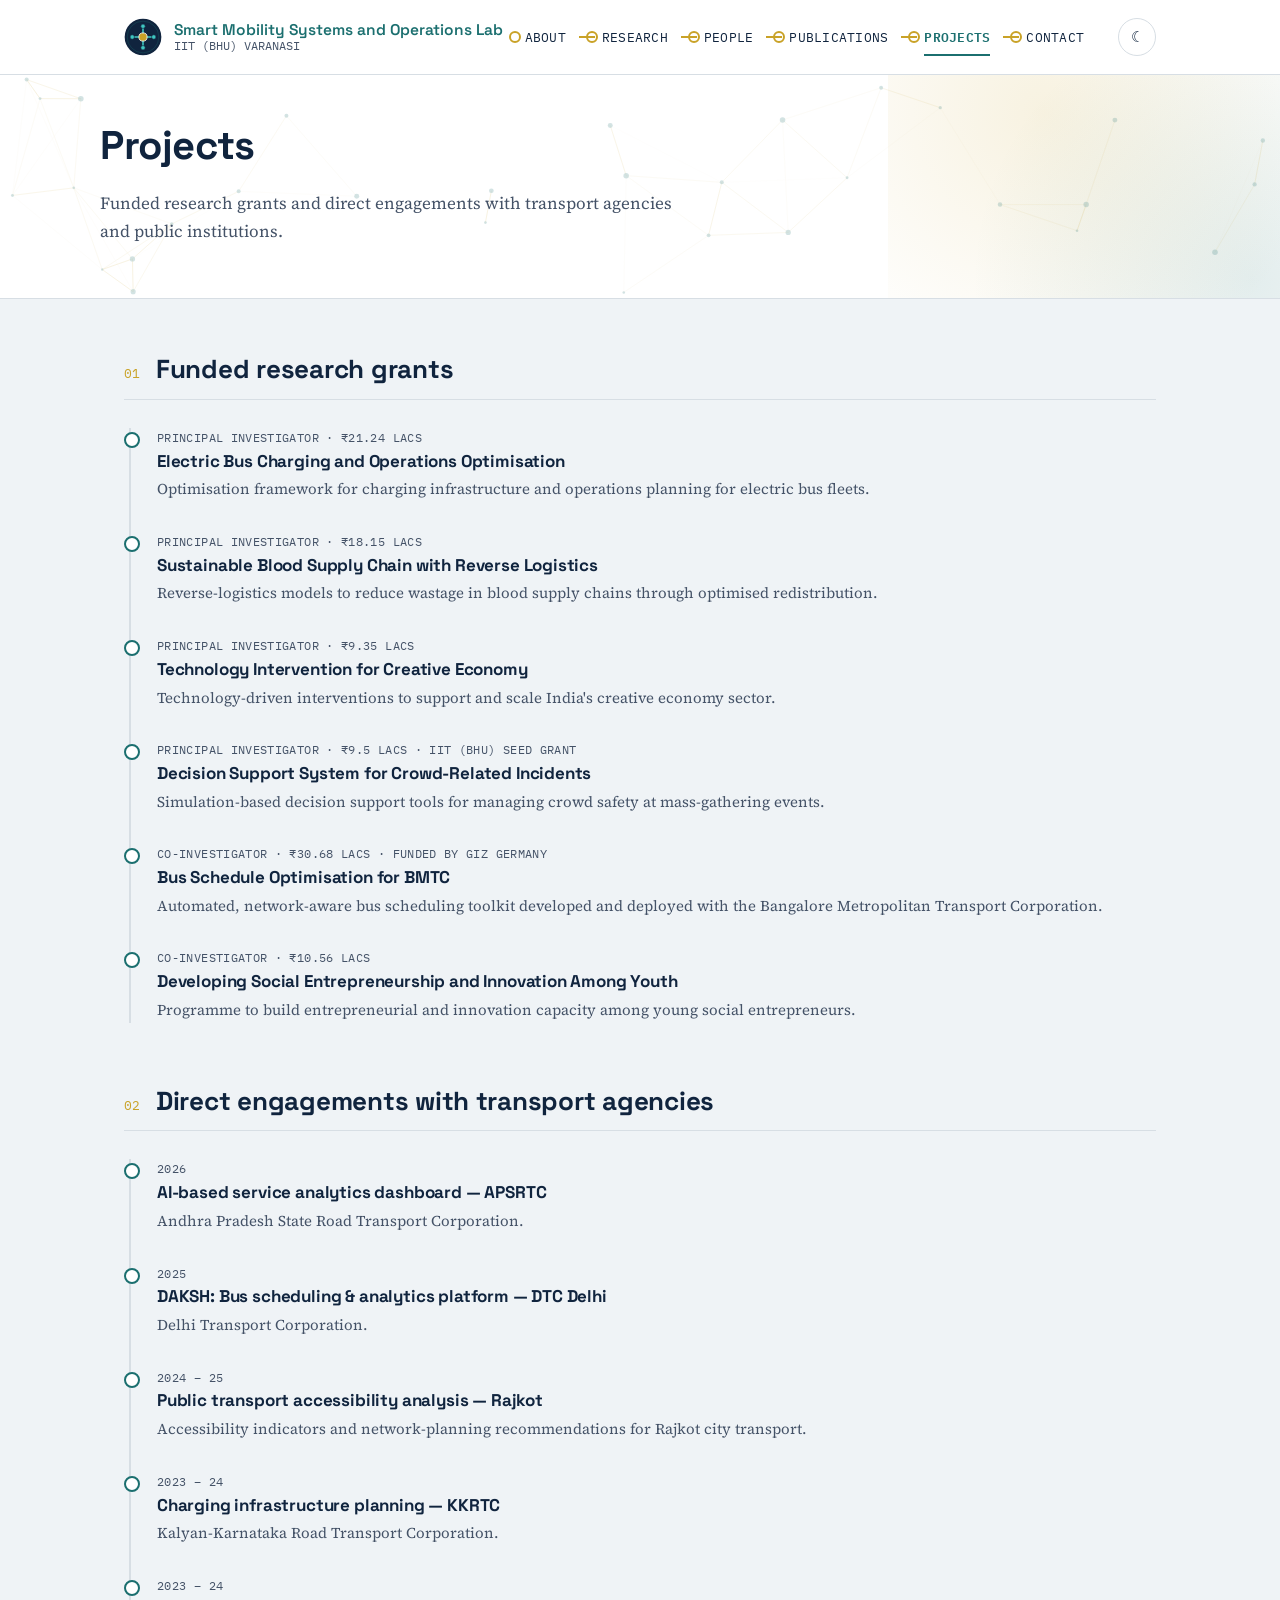
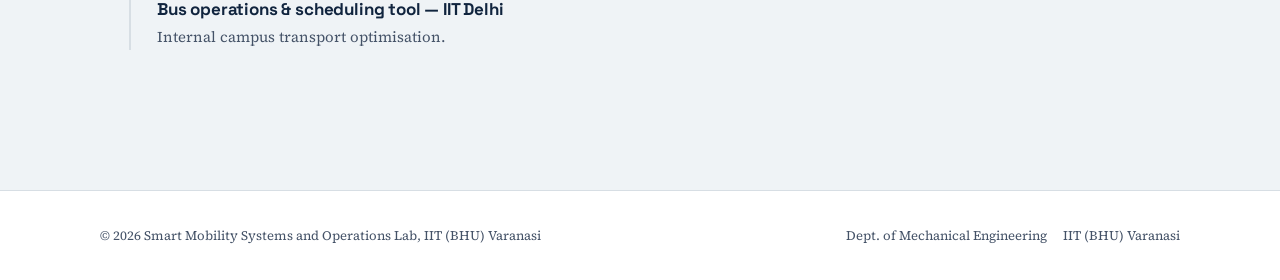
<file: projects.html>
<!DOCTYPE html>
<html lang="en">
<head>
<meta charset="UTF-8">
<meta name="viewport" content="width=device-width, initial-scale=1.0">
<title>Projects · Smart Mobility Systems and Operations Lab</title>
<link rel="stylesheet" href="css/style.css">
</head>
<body>
<div class="scroll-progress"></div>

<header class="site-header">
  <div class="header-inner">
    <a class="brand" href="index.html" style="text-decoration:none;">
      <div class="brand-mark"><svg viewBox="0 0 120 120" xmlns="http://www.w3.org/2000/svg" role="img" aria-labelledby="th dh"><title id="th">SMSO Lab mark</title><desc id="dh">A gold hub connected by four teal spokes to four outer nodes on a navy circular badge, one spoke per letter of Smart, Mobility, Systems, Operations.</desc><style>.h-bg{fill:#10243E;}.h-ring{fill:none;stroke:#1B6F6F;stroke-width:2;opacity:.5;}.h-spoke{stroke:#3FC7C1;stroke-width:5;stroke-linecap:round;transition:stroke-width .25s ease;}svg:hover .h-spoke{stroke-width:6;}.h-node{fill:#3FC7C1;stroke:#10243E;stroke-width:2;transform-origin:center;transform-box:fill-box;transition:transform .3s ease;}svg:hover .h-node{transform:scale(1.25);}.h-hub{fill:#C9A227;stroke:#FFFFFF;stroke-width:2.5;transform-origin:center;transform-box:fill-box;transition:transform .4s ease;}svg:hover .h-hub{transform:rotate(20deg);}</style><circle class="h-bg" cx="60" cy="60" r="58"/><circle class="h-ring" cx="60" cy="60" r="50"/><line class="h-spoke" x1="60" y1="60" x2="60" y2="26"/><line class="h-spoke" x1="60" y1="60" x2="94" y2="60"/><line class="h-spoke" x1="60" y1="60" x2="60" y2="94"/><line class="h-spoke" x1="60" y1="60" x2="26" y2="60"/><circle class="h-node" cx="60" cy="26" r="7"/><circle class="h-node" cx="94" cy="60" r="7"/><circle class="h-node" cx="60" cy="94" r="7"/><circle class="h-node" cx="26" cy="60" r="7"/><circle class="h-hub" cx="60" cy="60" r="13"/></svg></div>
      <div class="brand-text">
        <div class="name">Smart Mobility Systems and Operations Lab</div>
        <div class="sub">IIT (BHU) VARANASI</div>
      </div>
    </a>
    <nav class="route" aria-label="Primary">
      <ul>
        <li><a href="index.html">About</a></li>
        <li><a href="research.html">Research</a></li>
        <li><a href="people.html">People</a></li>
        <li><a href="publications.html">Publications</a></li>
        <li><a class="current" href="projects.html">Projects</a></li>
        <li><a href="contact.html">Contact</a></li>
      </ul>
    </nav>
    <div class="header-actions">
      <button class="theme-toggle" aria-label="Toggle dark mode">☾</button>
      <button class="nav-toggle" aria-label="Toggle navigation" aria-expanded="false">☰</button>
    </div>
  </div>
</header>

<div class="page-hero">
  <canvas id="network-canvas" aria-hidden="true" style="position:absolute;inset:0;width:100%;height:100%;opacity:.35;pointer-events:none;"></canvas>
  <div class="page-hero-inner">
    <h1>Projects</h1>
    <p class="lede">Funded research grants and direct engagements with transport agencies and public institutions.</p>
  </div>
</div>

<main>

  <section id="funded">
    <div class="section-head reveal"><span class="num">01</span><h2>Funded research grants</h2></div>
    <div class="route-list">
      <div class="stop">
        <div class="meta">Principal Investigator · ₹21.24 Lacs</div>
        <h4>Electric Bus Charging and Operations Optimisation</h4>
        <p>Optimisation framework for charging infrastructure and operations planning for electric bus fleets.</p>
      </div>
      <div class="stop">
        <div class="meta">Principal Investigator · ₹18.15 Lacs</div>
        <h4>Sustainable Blood Supply Chain with Reverse Logistics</h4>
        <p>Reverse-logistics models to reduce wastage in blood supply chains through optimised redistribution.</p>
      </div>
      <div class="stop">
        <div class="meta">Principal Investigator · ₹9.35 Lacs</div>
        <h4>Technology Intervention for Creative Economy</h4>
        <p>Technology-driven interventions to support and scale India's creative economy sector.</p>
      </div>
      <div class="stop">
        <div class="meta">Principal Investigator · ₹9.5 Lacs · IIT (BHU) Seed Grant</div>
        <h4>Decision Support System for Crowd-Related Incidents</h4>
        <p>Simulation-based decision support tools for managing crowd safety at mass-gathering events.</p>
      </div>
      <div class="stop">
        <div class="meta">Co-Investigator · ₹30.68 Lacs · Funded by GIZ Germany</div>
        <h4>Bus Schedule Optimisation for BMTC</h4>
        <p>Automated, network-aware bus scheduling toolkit developed and deployed with the Bangalore Metropolitan Transport Corporation.</p>
      </div>
      <div class="stop">
        <div class="meta">Co-Investigator · ₹10.56 Lacs</div>
        <h4>Developing Social Entrepreneurship and Innovation Among Youth</h4>
        <p>Programme to build entrepreneurial and innovation capacity among young social entrepreneurs.</p>
      </div>
    </div>
  </section>

  <section id="engagements">
    <div class="section-head reveal"><span class="num">02</span><h2>Direct engagements with transport agencies</h2></div>
    <div class="route-list">
      <div class="stop">
        <div class="meta">2026</div>
        <h4>AI-based service analytics dashboard — APSRTC</h4>
        <p>Andhra Pradesh State Road Transport Corporation.</p>
      </div>
      <div class="stop">
        <div class="meta">2025</div>
        <h4>DAKSH: Bus scheduling &amp; analytics platform — DTC Delhi</h4>
        <p>Delhi Transport Corporation.</p>
      </div>
      <div class="stop">
        <div class="meta">2024 – 25</div>
        <h4>Public transport accessibility analysis — Rajkot</h4>
        <p>Accessibility indicators and network-planning recommendations for Rajkot city transport.</p>
      </div>
      <div class="stop">
        <div class="meta">2023 – 24</div>
        <h4>Charging infrastructure planning — KKRTC</h4>
        <p>Kalyan-Karnataka Road Transport Corporation.</p>
      </div>
      <div class="stop">
        <div class="meta">2023 – 24</div>
        <h4>Bus operations &amp; scheduling tool — IIT Delhi</h4>
        <p>Internal campus transport optimisation.</p>
      </div>
    </div>
  </section>

</main>

<footer>
  <div class="footer-inner">
    <div>© <span id="year"></span> Smart Mobility Systems and Operations Lab, IIT (BHU) Varanasi</div>
    <div class="footer-links">
      <a href="https://www.iitbhu.ac.in/dept/mec" target="_blank" rel="noopener">Dept. of Mechanical Engineering</a>
      <a href="https://www.iitbhu.ac.in" target="_blank" rel="noopener">IIT (BHU) Varanasi</a>
    </div>
  </div>
</footer>
<button class="back-to-top" aria-label="Back to top">↑</button>
<script src="assets/js/main.js"></script>
</body>
</html>
</file>
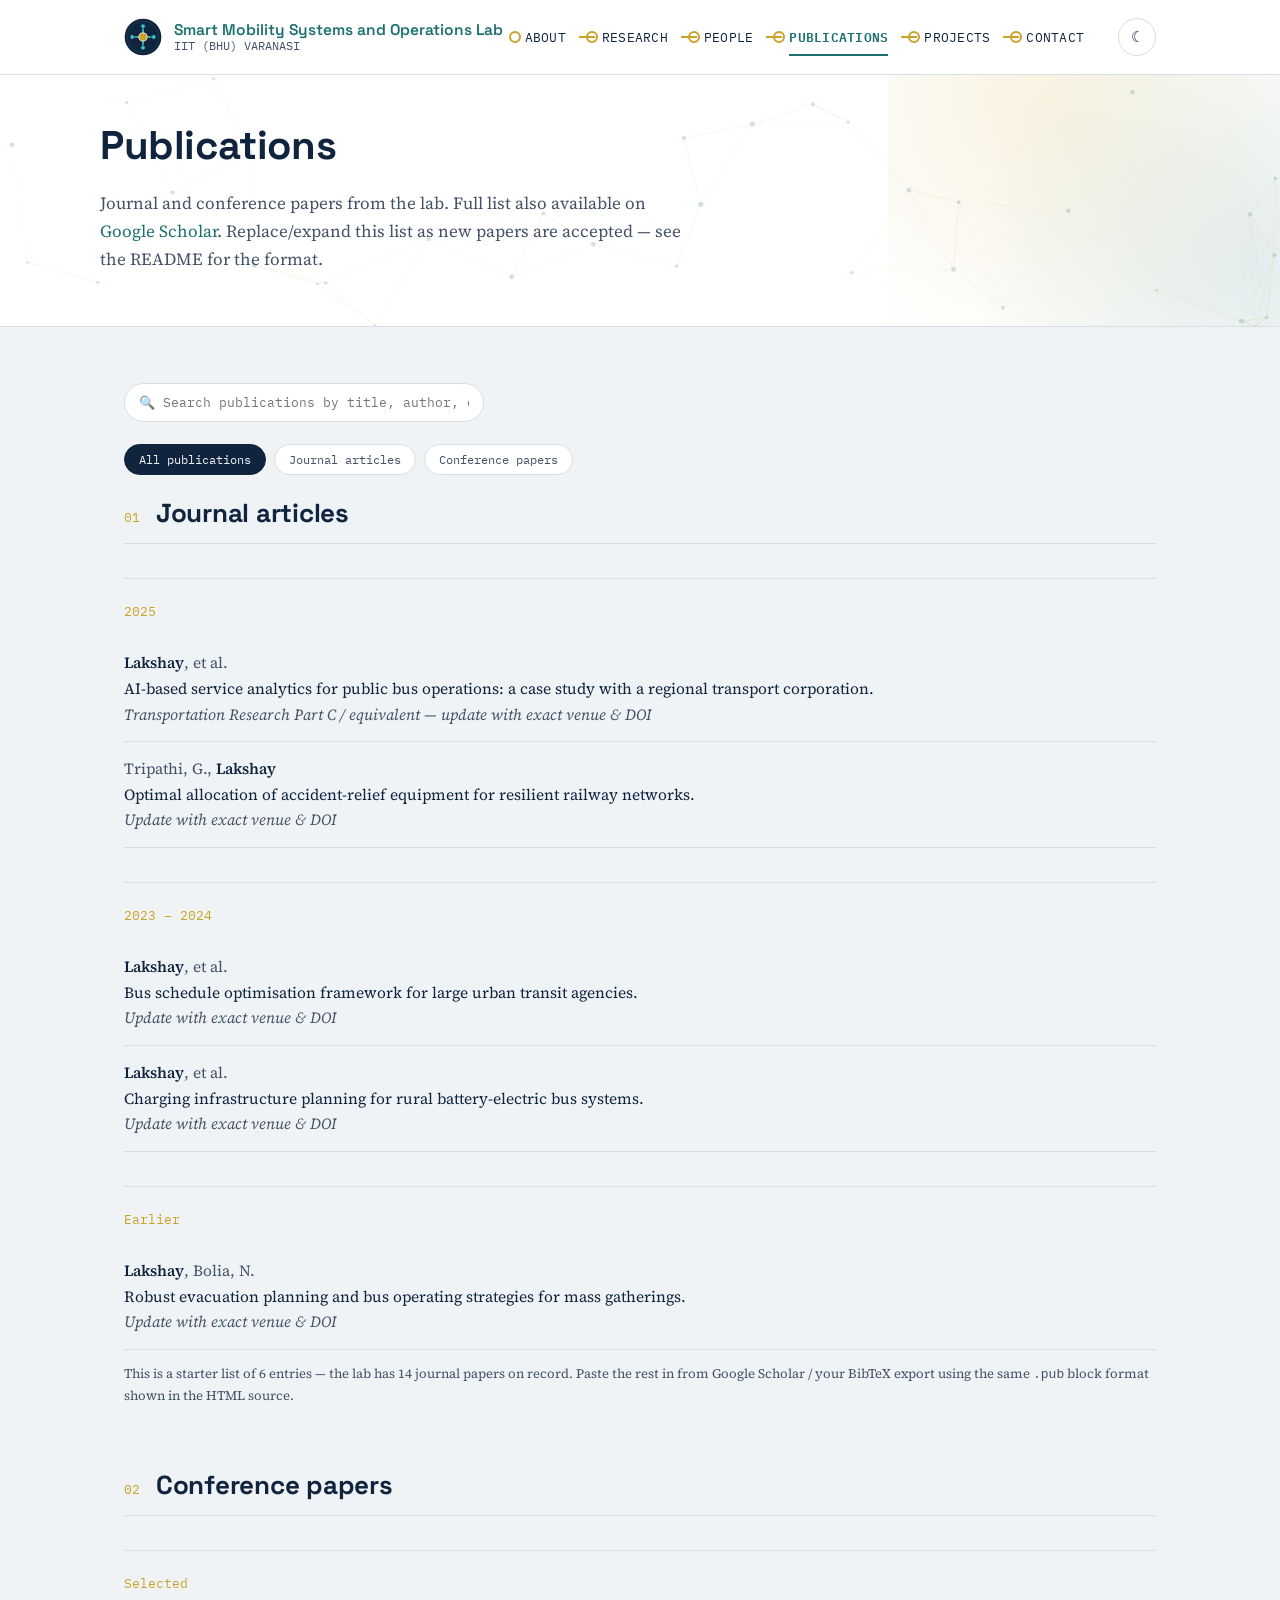
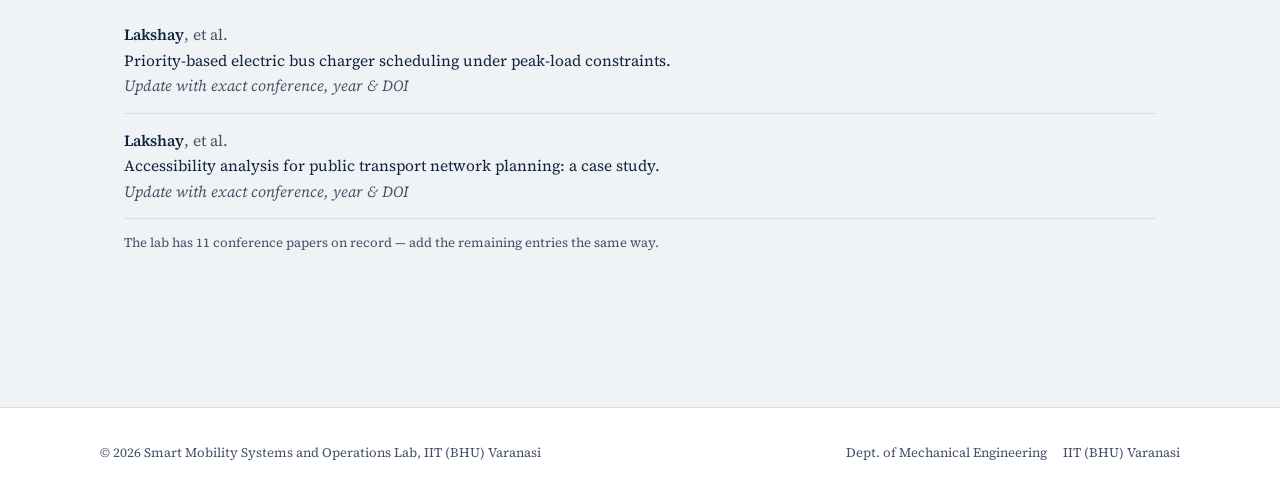
<file: publications.html>
<!DOCTYPE html>
<html lang="en">
<head>
<meta charset="UTF-8">
<meta name="viewport" content="width=device-width, initial-scale=1.0">
<title>Publications · Smart Mobility Systems and Operations Lab</title>
<link rel="stylesheet" href="css/style.css">
</head>
<body>
<div class="scroll-progress"></div>

<header class="site-header">
  <div class="header-inner">
    <a class="brand" href="index.html" style="text-decoration:none;">
      <div class="brand-mark"><svg viewBox="0 0 120 120" xmlns="http://www.w3.org/2000/svg" role="img" aria-labelledby="th dh"><title id="th">SMSO Lab mark</title><desc id="dh">A gold hub connected by four teal spokes to four outer nodes on a navy circular badge, one spoke per letter of Smart, Mobility, Systems, Operations.</desc><style>.h-bg{fill:#10243E;}.h-ring{fill:none;stroke:#1B6F6F;stroke-width:2;opacity:.5;}.h-spoke{stroke:#3FC7C1;stroke-width:5;stroke-linecap:round;transition:stroke-width .25s ease;}svg:hover .h-spoke{stroke-width:6;}.h-node{fill:#3FC7C1;stroke:#10243E;stroke-width:2;transform-origin:center;transform-box:fill-box;transition:transform .3s ease;}svg:hover .h-node{transform:scale(1.25);}.h-hub{fill:#C9A227;stroke:#FFFFFF;stroke-width:2.5;transform-origin:center;transform-box:fill-box;transition:transform .4s ease;}svg:hover .h-hub{transform:rotate(20deg);}</style><circle class="h-bg" cx="60" cy="60" r="58"/><circle class="h-ring" cx="60" cy="60" r="50"/><line class="h-spoke" x1="60" y1="60" x2="60" y2="26"/><line class="h-spoke" x1="60" y1="60" x2="94" y2="60"/><line class="h-spoke" x1="60" y1="60" x2="60" y2="94"/><line class="h-spoke" x1="60" y1="60" x2="26" y2="60"/><circle class="h-node" cx="60" cy="26" r="7"/><circle class="h-node" cx="94" cy="60" r="7"/><circle class="h-node" cx="60" cy="94" r="7"/><circle class="h-node" cx="26" cy="60" r="7"/><circle class="h-hub" cx="60" cy="60" r="13"/></svg></div>
      <div class="brand-text">
        <div class="name">Smart Mobility Systems and Operations Lab</div>
        <div class="sub">IIT (BHU) VARANASI</div>
      </div>
    </a>
    <nav class="route" aria-label="Primary">
      <ul>
        <li><a href="index.html">About</a></li>
        <li><a href="research.html">Research</a></li>
        <li><a href="people.html">People</a></li>
        <li><a class="current" href="publications.html">Publications</a></li>
        <li><a href="projects.html">Projects</a></li>
        <li><a href="contact.html">Contact</a></li>
      </ul>
    </nav>
    <div class="header-actions">
      <button class="theme-toggle" aria-label="Toggle dark mode">☾</button>
      <button class="nav-toggle" aria-label="Toggle navigation" aria-expanded="false">☰</button>
    </div>
  </div>
</header>

<div class="page-hero">
  <canvas id="network-canvas" aria-hidden="true" style="position:absolute;inset:0;width:100%;height:100%;opacity:.35;pointer-events:none;"></canvas>
  <div class="page-hero-inner">
    <h1>Publications</h1>
    <p class="lede">Journal and conference papers from the lab. Full list also available on
      <a href="https://scholar.google.com/citations?user=Z9TCeUoAAAAJ" target="_blank" rel="noopener">Google Scholar</a>.
      Replace/expand this list as new papers are accepted — see the README for the format.</p>
  </div>
</div>

<main>

  <input type="text" class="pub-search reveal" placeholder="🔍 Search publications by title, author, or keyword...">

  <div class="filter-bar reveal">
    <button data-filter="all" class="active">All publications</button>
    <button data-filter="journal">Journal articles</button>
    <button data-filter="conference">Conference papers</button>
  </div>

  <p class="pub-empty">No publications match your search.</p>

  <section id="journals" data-tags="journal">
    <div class="section-head reveal"><span class="num">01</span><h2>Journal articles</h2></div>

    <div class="pub-year">2025</div>
    <div class="pub">
      <div class="authors"><span class="lakshay">Lakshay</span>, et al.</div>
      <div>AI-based service analytics for public bus operations: a case study with a regional transport corporation.</div>
      <div class="venue">Transportation Research Part C / equivalent — update with exact venue &amp; DOI</div>
    </div>
    <div class="pub">
      <div class="authors">Tripathi, G., <span class="lakshay">Lakshay</span></div>
      <div>Optimal allocation of accident-relief equipment for resilient railway networks.</div>
      <div class="venue">Update with exact venue &amp; DOI</div>
    </div>

    <div class="pub-year">2023 – 2024</div>
    <div class="pub">
      <div class="authors"><span class="lakshay">Lakshay</span>, et al.</div>
      <div>Bus schedule optimisation framework for large urban transit agencies.</div>
      <div class="venue">Update with exact venue &amp; DOI</div>
    </div>
    <div class="pub">
      <div class="authors"><span class="lakshay">Lakshay</span>, et al.</div>
      <div>Charging infrastructure planning for rural battery-electric bus systems.</div>
      <div class="venue">Update with exact venue &amp; DOI</div>
    </div>

    <div class="pub-year">Earlier</div>
    <div class="pub">
      <div class="authors"><span class="lakshay">Lakshay</span>, Bolia, N.</div>
      <div>Robust evacuation planning and bus operating strategies for mass gatherings.</div>
      <div class="venue">Update with exact venue &amp; DOI</div>
    </div>
    <p class="small">This is a starter list of 6 entries — the lab has 14 journal papers on record. Paste the rest in from Google Scholar / your BibTeX export using the same <code>.pub</code> block format shown in the HTML source.</p>
  </section>

  <section id="conferences" data-tags="conference">
    <div class="section-head reveal"><span class="num">02</span><h2>Conference papers</h2></div>
    <div class="pub-year">Selected</div>
    <div class="pub">
      <div class="authors"><span class="lakshay">Lakshay</span>, et al.</div>
      <div>Priority-based electric bus charger scheduling under peak-load constraints.</div>
      <div class="venue">Update with exact conference, year &amp; DOI</div>
    </div>
    <div class="pub">
      <div class="authors"><span class="lakshay">Lakshay</span>, et al.</div>
      <div>Accessibility analysis for public transport network planning: a case study.</div>
      <div class="venue">Update with exact conference, year &amp; DOI</div>
    </div>
    <p class="small">The lab has 11 conference papers on record — add the remaining entries the same way.</p>
  </section>

</main>

<footer>
  <div class="footer-inner">
    <div>© <span id="year"></span> Smart Mobility Systems and Operations Lab, IIT (BHU) Varanasi</div>
    <div class="footer-links">
      <a href="https://www.iitbhu.ac.in/dept/mec" target="_blank" rel="noopener">Dept. of Mechanical Engineering</a>
      <a href="https://www.iitbhu.ac.in" target="_blank" rel="noopener">IIT (BHU) Varanasi</a>
    </div>
  </div>
</footer>
<button class="back-to-top" aria-label="Back to top">↑</button>
<script src="assets/js/main.js"></script>
</body>
</html>
</file>
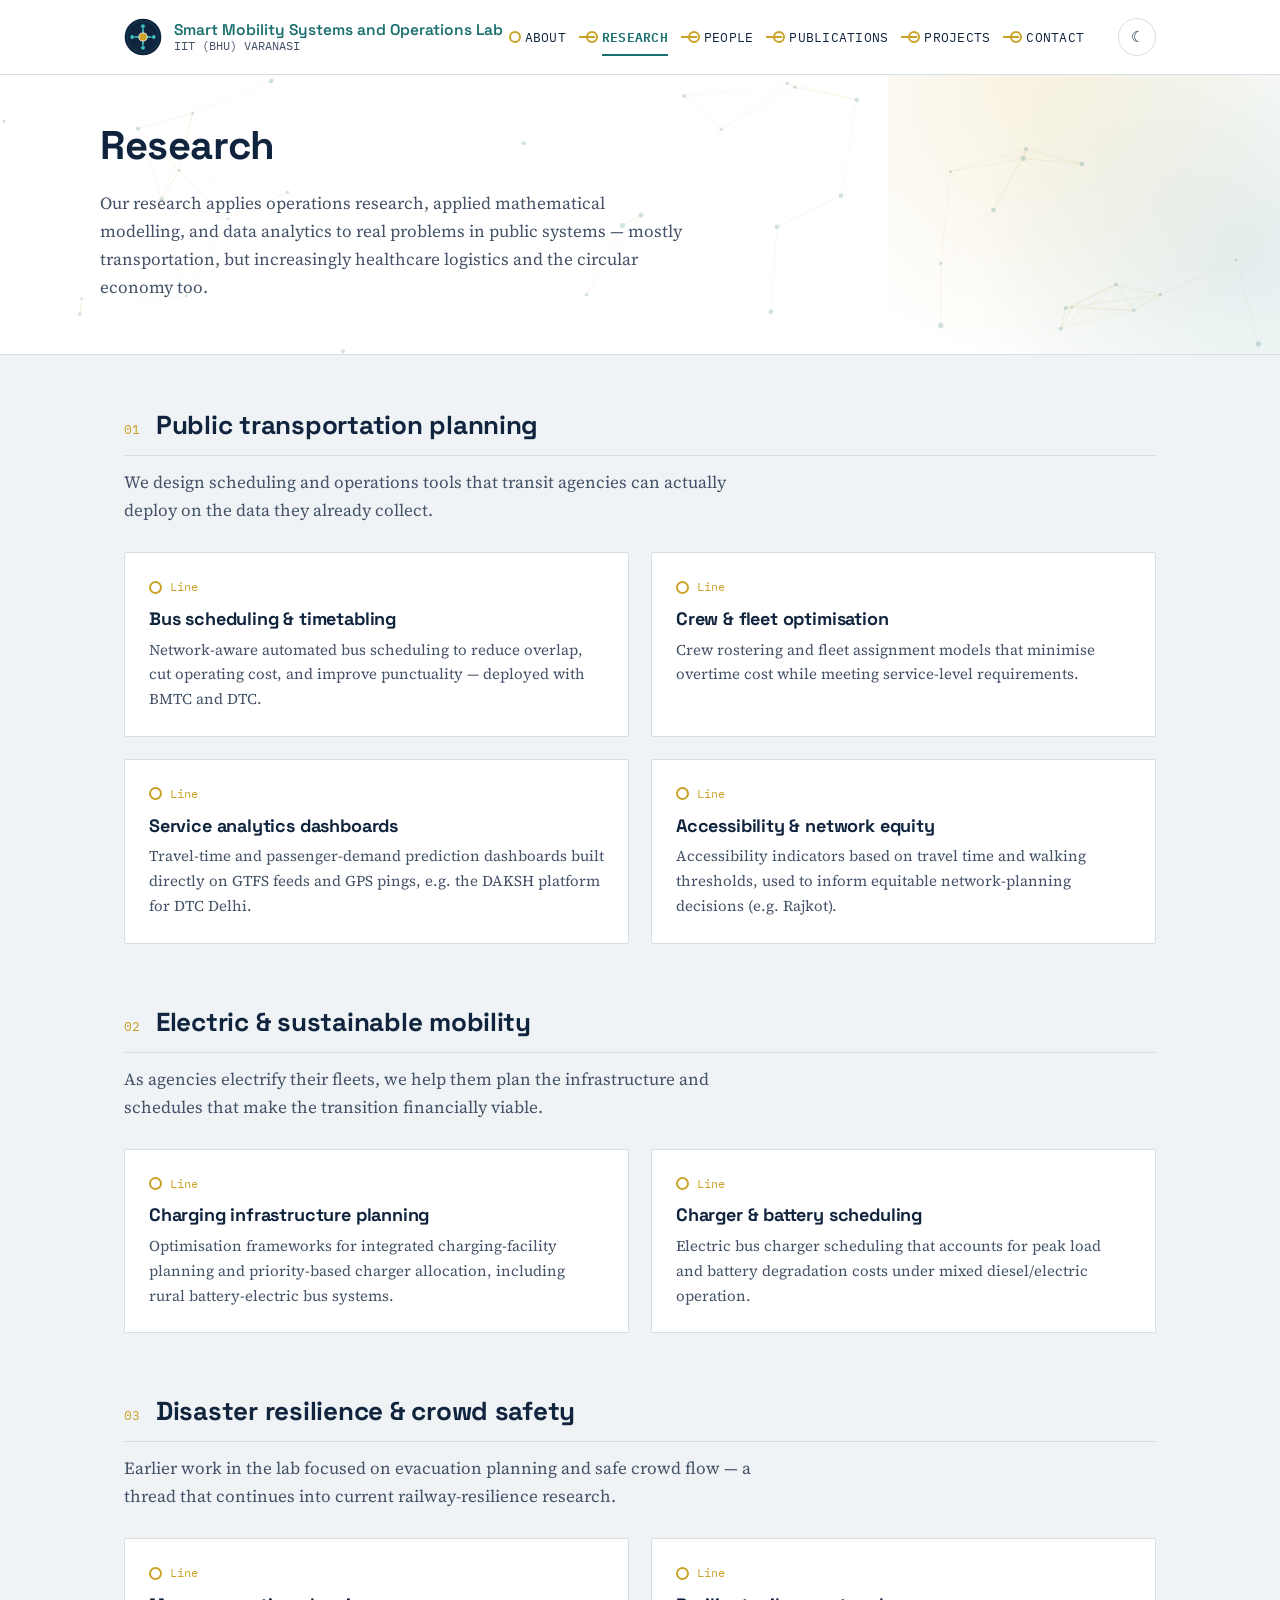
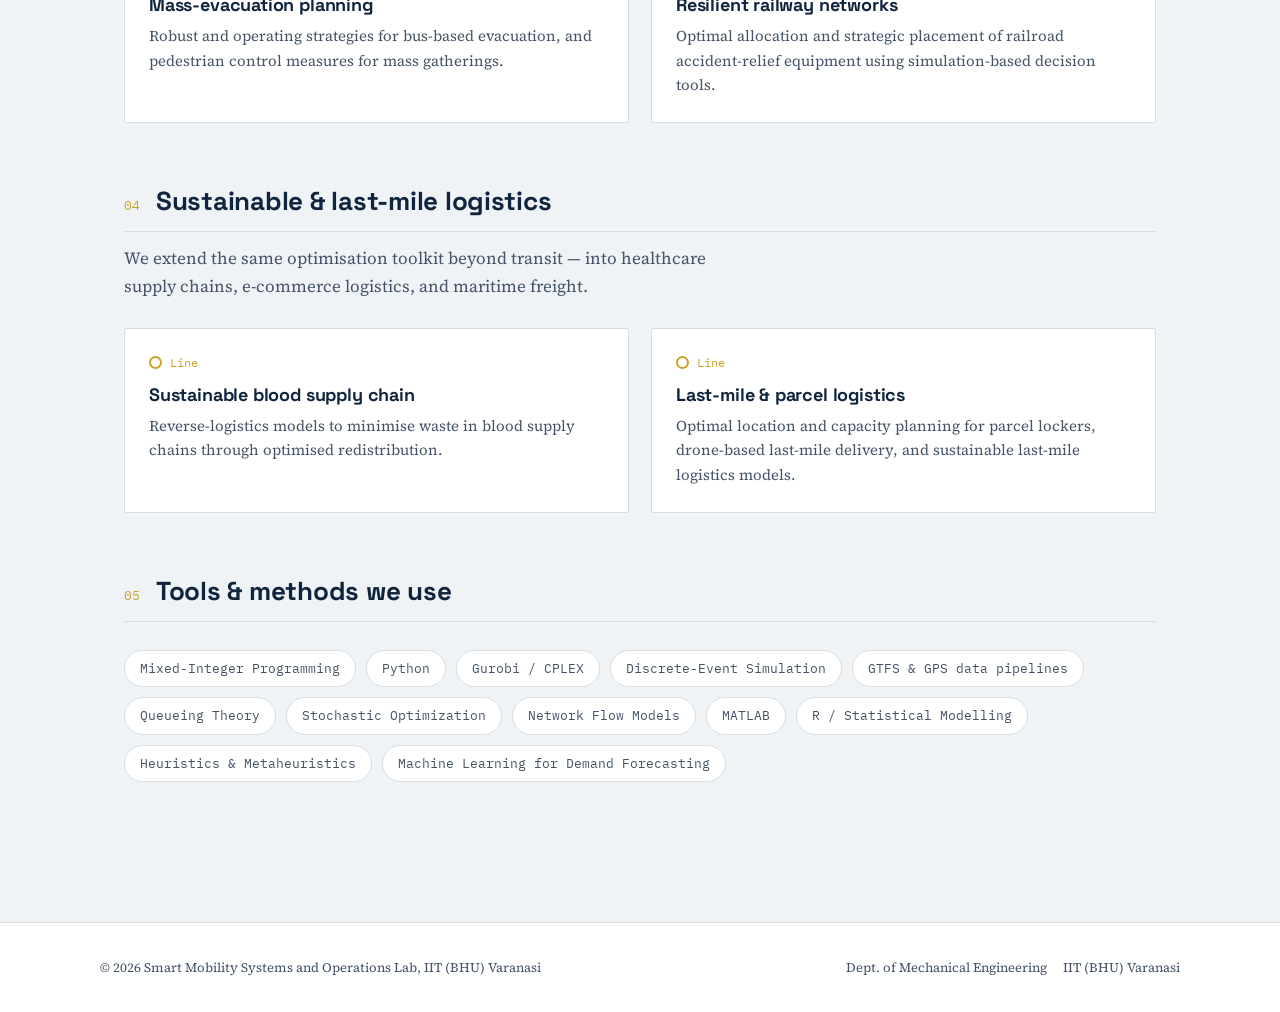
<file: research.html>
<!DOCTYPE html>
<html lang="en">
<head>
<meta charset="UTF-8">
<meta name="viewport" content="width=device-width, initial-scale=1.0">
<title>Research · Smart Mobility Systems and Operations Lab</title>
<link rel="stylesheet" href="css/style.css">
</head>
<body>
<div class="scroll-progress"></div>

<header class="site-header">
  <div class="header-inner">
    <a class="brand" href="index.html" style="text-decoration:none;">
      <div class="brand-mark"><svg viewBox="0 0 120 120" xmlns="http://www.w3.org/2000/svg" role="img" aria-labelledby="th dh"><title id="th">SMSO Lab mark</title><desc id="dh">A gold hub connected by four teal spokes to four outer nodes on a navy circular badge, one spoke per letter of Smart, Mobility, Systems, Operations.</desc><style>.h-bg{fill:#10243E;}.h-ring{fill:none;stroke:#1B6F6F;stroke-width:2;opacity:.5;}.h-spoke{stroke:#3FC7C1;stroke-width:5;stroke-linecap:round;transition:stroke-width .25s ease;}svg:hover .h-spoke{stroke-width:6;}.h-node{fill:#3FC7C1;stroke:#10243E;stroke-width:2;transform-origin:center;transform-box:fill-box;transition:transform .3s ease;}svg:hover .h-node{transform:scale(1.25);}.h-hub{fill:#C9A227;stroke:#FFFFFF;stroke-width:2.5;transform-origin:center;transform-box:fill-box;transition:transform .4s ease;}svg:hover .h-hub{transform:rotate(20deg);}</style><circle class="h-bg" cx="60" cy="60" r="58"/><circle class="h-ring" cx="60" cy="60" r="50"/><line class="h-spoke" x1="60" y1="60" x2="60" y2="26"/><line class="h-spoke" x1="60" y1="60" x2="94" y2="60"/><line class="h-spoke" x1="60" y1="60" x2="60" y2="94"/><line class="h-spoke" x1="60" y1="60" x2="26" y2="60"/><circle class="h-node" cx="60" cy="26" r="7"/><circle class="h-node" cx="94" cy="60" r="7"/><circle class="h-node" cx="60" cy="94" r="7"/><circle class="h-node" cx="26" cy="60" r="7"/><circle class="h-hub" cx="60" cy="60" r="13"/></svg></div>
      <div class="brand-text">
        <div class="name">Smart Mobility Systems and Operations Lab</div>
        <div class="sub">IIT (BHU) VARANASI</div>
      </div>
    </a>
    <nav class="route" aria-label="Primary">
      <ul>
        <li><a href="index.html">About</a></li>
        <li><a class="current" href="research.html">Research</a></li>
        <li><a href="people.html">People</a></li>
        <li><a href="publications.html">Publications</a></li>
        <li><a href="projects.html">Projects</a></li>
        <li><a href="contact.html">Contact</a></li>
      </ul>
    </nav>
    <div class="header-actions">
      <button class="theme-toggle" aria-label="Toggle dark mode">☾</button>
      <button class="nav-toggle" aria-label="Toggle navigation" aria-expanded="false">☰</button>
    </div>
  </div>
</header>

<div class="page-hero">
  <canvas id="network-canvas" aria-hidden="true" style="position:absolute;inset:0;width:100%;height:100%;opacity:.35;pointer-events:none;"></canvas>
  <div class="page-hero-inner">
    <h1>Research</h1>
    <p class="lede">Our research applies operations research, applied mathematical modelling, and data analytics to real problems in public systems — mostly transportation, but increasingly healthcare logistics and the circular economy too.</p>
  </div>
</div>

<main>

  <section id="transit">
    <div class="section-head reveal"><span class="num">01</span><h2>Public transportation planning</h2></div>
    <p class="section-intro">We design scheduling and operations tools that transit agencies can actually deploy on the data they already collect.</p>
    <div class="grid cols-2">
      <div class="card reveal">
        <div class="stop-index">Line</div>
        <h3>Bus scheduling &amp; timetabling</h3>
        <p>Network-aware automated bus scheduling to reduce overlap, cut operating cost, and improve punctuality — deployed with BMTC and DTC.</p>
      </div>
      <div class="card reveal">
        <div class="stop-index">Line</div>
        <h3>Crew &amp; fleet optimisation</h3>
        <p>Crew rostering and fleet assignment models that minimise overtime cost while meeting service-level requirements.</p>
      </div>
      <div class="card reveal">
        <div class="stop-index">Line</div>
        <h3>Service analytics dashboards</h3>
        <p>Travel-time and passenger-demand prediction dashboards built directly on GTFS feeds and GPS pings, e.g. the DAKSH platform for DTC Delhi.</p>
      </div>
      <div class="card reveal">
        <div class="stop-index">Line</div>
        <h3>Accessibility &amp; network equity</h3>
        <p>Accessibility indicators based on travel time and walking thresholds, used to inform equitable network-planning decisions (e.g. Rajkot).</p>
      </div>
    </div>
  </section>

  <section id="emobility">
    <div class="section-head reveal"><span class="num">02</span><h2>Electric &amp; sustainable mobility</h2></div>
    <p class="section-intro">As agencies electrify their fleets, we help them plan the infrastructure and schedules that make the transition financially viable.</p>
    <div class="grid cols-2">
      <div class="card reveal">
        <div class="stop-index">Line</div>
        <h3>Charging infrastructure planning</h3>
        <p>Optimisation frameworks for integrated charging-facility planning and priority-based charger allocation, including rural battery-electric bus systems.</p>
      </div>
      <div class="card reveal">
        <div class="stop-index">Line</div>
        <h3>Charger &amp; battery scheduling</h3>
        <p>Electric bus charger scheduling that accounts for peak load and battery degradation costs under mixed diesel/electric operation.</p>
      </div>
    </div>
  </section>

  <section id="resilience">
    <div class="section-head reveal"><span class="num">03</span><h2>Disaster resilience &amp; crowd safety</h2></div>
    <p class="section-intro">Earlier work in the lab focused on evacuation planning and safe crowd flow — a thread that continues into current railway-resilience research.</p>
    <div class="grid cols-2">
      <div class="card reveal">
        <div class="stop-index">Line</div>
        <h3>Mass-evacuation planning</h3>
        <p>Robust and operating strategies for bus-based evacuation, and pedestrian control measures for mass gatherings.</p>
      </div>
      <div class="card reveal">
        <div class="stop-index">Line</div>
        <h3>Resilient railway networks</h3>
        <p>Optimal allocation and strategic placement of railroad accident-relief equipment using simulation-based decision tools.</p>
      </div>
    </div>
  </section>

  <section id="logistics">
    <div class="section-head reveal"><span class="num">04</span><h2>Sustainable &amp; last-mile logistics</h2></div>
    <p class="section-intro">We extend the same optimisation toolkit beyond transit — into healthcare supply chains, e-commerce logistics, and maritime freight.</p>
    <div class="grid cols-2">
      <div class="card reveal">
        <div class="stop-index">Line</div>
        <h3>Sustainable blood supply chain</h3>
        <p>Reverse-logistics models to minimise waste in blood supply chains through optimised redistribution.</p>
      </div>
      <div class="card reveal">
        <div class="stop-index">Line</div>
        <h3>Last-mile &amp; parcel logistics</h3>
        <p>Optimal location and capacity planning for parcel lockers, drone-based last-mile delivery, and sustainable last-mile logistics models.</p>
      </div>
    </div>
  </section>

  <section id="tools">
    <div class="section-head reveal"><span class="num">05</span><h2>Tools &amp; methods we use</h2></div>
    <div class="tag-cloud reveal">
      <span>Mixed-Integer Programming</span>
      <span>Python</span>
      <span>Gurobi / CPLEX</span>
      <span>Discrete-Event Simulation</span>
      <span>GTFS &amp; GPS data pipelines</span>
      <span>Queueing Theory</span>
      <span>Stochastic Optimization</span>
      <span>Network Flow Models</span>
      <span>MATLAB</span>
      <span>R / Statistical Modelling</span>
      <span>Heuristics &amp; Metaheuristics</span>
      <span>Machine Learning for Demand Forecasting</span>
    </div>
  </section>

</main>

<footer>
  <div class="footer-inner">
    <div>© <span id="year"></span> Smart Mobility Systems and Operations Lab, IIT (BHU) Varanasi</div>
    <div class="footer-links">
      <a href="https://www.iitbhu.ac.in/dept/mec" target="_blank" rel="noopener">Dept. of Mechanical Engineering</a>
      <a href="https://www.iitbhu.ac.in" target="_blank" rel="noopener">IIT (BHU) Varanasi</a>
    </div>
  </div>
</footer>
<button class="back-to-top" aria-label="Back to top">↑</button>
<script src="assets/js/main.js"></script>
</body>
</html>
</file>
<file: css/style.css>
/* ============================================================
   SML Lab — Design System
   Concept: the lab studies transit networks & logistics flows.
   The site borrows the visual language of a metro/transit map —
   route lines, stations, stops — as its one signature device,
   used sparingly in navigation and section dividers only.
   ============================================================ */

@import url('https://fonts.googleapis.com/css2?family=Space+Grotesk:wght@400;500;600;700&family=Source+Serif+4:opsz,wght@8..60,400;8..60,500;8..60,600&family=IBM+Plex+Mono:wght@400;500&display=swap');

:root{
  --bg:        #EFF3F6;
  --paper:     #FFFFFF;
  --ink:       #10243E;
  --ink-soft:  #445267;
  --line:      #D7DEE4;
  --gold:      #C9A227;   /* route line / accent */
  --teal:      #1B6F6F;   /* secondary route line */
  --coral:     #C4432B;   /* announcements / alerts, used sparingly */
  --radius:    2px;
  --maxw:      1080px;
}

[data-theme="dark"]{
  --bg:        #0B1626;
  --paper:     #101F35;
  --ink:       #EDF1F6;
  --ink-soft:  #9DAAC0;
  --line:      #223353;
  --gold:      #E0B940;
  --teal:      #3FC7C1;
  --coral:     #E2604A;
}

body, .card, .site-header, footer, .btn, nav.route a{
  transition:background-color .35s ease, color .35s ease, border-color .35s ease;
}

*{box-sizing:border-box;}
html{scroll-behavior:smooth;}
body{
  margin:0;
  background:var(--bg);
  color:var(--ink);
  font-family:'Source Serif 4', Georgia, serif;
  font-size:17px;
  line-height:1.65;
  -webkit-font-smoothing:antialiased;
}

h1,h2,h3,h4,.display{
  font-family:'Space Grotesk', sans-serif;
  color:var(--ink);
  line-height:1.15;
  letter-spacing:-0.01em;
  margin:0 0 .5em;
}
.mono, .meta, .eyebrow, nav, .stops, .tag{
  font-family:'IBM Plex Mono', monospace;
}

a{color:var(--teal); text-decoration:none;}
a:hover{text-decoration:underline;}
a:focus-visible, button:focus-visible{outline:2px solid var(--gold); outline-offset:2px;}

img{max-width:100%; display:block;}

.wrap{max-width:var(--maxw); margin:0 auto; padding:0 24px;}

/* ---------- Route-line header ---------- */
.site-header{
  background:var(--paper);
  border-bottom:1px solid var(--line);
  position:sticky; top:0; z-index:50;
}
.header-inner{
  display:flex; align-items:center; justify-content:space-between;
  padding:18px 24px; max-width:var(--maxw); margin:0 auto; gap:20px;
}
.brand{display:flex; align-items:center; gap:12px; min-width:0;}
.brand-mark{
  width:38px; height:38px; border-radius:50%;
  display:flex; align-items:center; justify-content:center;
  flex:none; overflow:hidden;
}
.brand-mark svg{ width:100%; height:100%; }
.brand-text{line-height:1.2; min-width:0;}
.brand-text .name{font-family:'Space Grotesk',sans-serif; font-weight:600; font-size:15.5px; white-space:nowrap;}
.brand-text .sub{font-size:11.5px; color:var(--ink-soft); font-family:'IBM Plex Mono',monospace; white-space:nowrap;}

/* the "line" nav: a horizontal route with station dots per section */
nav.route{
  display:flex; align-items:center; flex-wrap:wrap;
  font-size:12.5px; letter-spacing:.02em;
}
nav.route ul{list-style:none; display:flex; margin:0; padding:0; position:relative;}
nav.route li{position:relative; padding:0 14px 0 22px;}
nav.route li::before{
  content:""; position:absolute; left:6px; top:50%; transform:translateY(-50%);
  width:8px; height:8px; border-radius:50%; background:var(--paper);
  border:2px solid var(--gold);
}
nav.route li::after{
  content:""; position:absolute; left:-1px; top:50%; transform:translateY(-1px);
  width:16px; height:2px; background:var(--gold);
}
nav.route li:first-child::after{display:none;}
nav.route a{color:var(--ink); text-transform:uppercase; padding:6px 0;}
nav.route a.current{color:var(--teal); font-weight:600; border-bottom:2px solid var(--teal);}
nav.route a:hover{text-decoration:none; color:var(--teal);}

.nav-toggle{display:none;}

/* ---------- Hero ---------- */
.hero{
  border-bottom:1px solid var(--line);
  background:
    radial-gradient(1200px 300px at 85% -20%, rgba(201,162,39,.10), transparent),
    var(--paper);
}
.hero-inner{max-width:var(--maxw); margin:0 auto; padding:76px 24px 56px;}
.eyebrow{
  color:var(--teal); font-size:12.5px; letter-spacing:.08em; text-transform:uppercase;
  display:flex; align-items:center; gap:8px; margin-bottom:18px;
}
.eyebrow::before{content:""; width:22px; height:2px; background:var(--gold); display:inline-block;}
.hero h1{font-size:clamp(32px,4.4vw,52px); max-width:16ch;}
.hero .lede{font-size:19px; color:var(--ink-soft); max-width:62ch; margin-top:14px;}
.hero .cta-row{margin-top:28px; display:flex; gap:14px; flex-wrap:wrap;}
.btn{
  display:inline-block; padding:11px 20px; border-radius:var(--radius);
  font-family:'Space Grotesk',sans-serif; font-weight:600; font-size:14px;
  border:1px solid var(--ink);
}
.btn.primary{background:var(--ink); color:var(--bg);}
.btn.primary:hover{background:#0b1a2e; text-decoration:none;}
.btn.ghost{background:transparent; color:var(--ink);}
.btn.ghost:hover{background:var(--ink); color:var(--bg); text-decoration:none;}

/* ---------- Section scaffolding ---------- */
main{max-width:var(--maxw); margin:0 auto; padding:56px 24px 80px;}
section{margin-bottom:64px;}
section:last-child{margin-bottom:0;}
.section-head{display:flex; align-items:baseline; gap:16px; margin-bottom:28px; border-bottom:1px solid var(--line); padding-bottom:14px;}
.section-head .num{font-family:'IBM Plex Mono',monospace; color:var(--gold); font-size:13px;}
.section-head h2{font-size:26px; margin:0;}
.section-intro{color:var(--ink-soft); max-width:70ch; margin:-16px 0 28px;}

/* page header (non-home pages) */
.page-hero{padding:48px 24px 36px; border-bottom:1px solid var(--line); background:var(--paper);}
.page-hero-inner{max-width:var(--maxw); margin:0 auto;}
.page-hero h1{font-size:clamp(28px,3.6vw,40px);}
.page-hero .lede{color:var(--ink-soft); max-width:65ch; font-size:17px; margin-top:10px;}

/* ---------- Cards / grids ---------- */
.grid{display:grid; gap:22px;}
.grid.cols-3{grid-template-columns:repeat(3,1fr);}
.grid.cols-2{grid-template-columns:repeat(2,1fr);}
@media (max-width:820px){.grid.cols-3,.grid.cols-2{grid-template-columns:1fr;}}

.card{
  background:var(--paper); border:1px solid var(--line); border-radius:var(--radius);
  padding:24px; position:relative;
}
.card .stop-index{
  font-family:'IBM Plex Mono',monospace; font-size:12px; color:var(--gold);
  display:flex; align-items:center; gap:8px; margin-bottom:12px;
}
.card .stop-index::before{content:""; width:9px; height:9px; border-radius:50%; border:2px solid var(--gold); background:var(--paper); flex:none;}
.card h3{font-size:18px; margin-bottom:8px;}
.card p{margin:0; color:var(--ink-soft); font-size:15px;}

/* ---------- Timeline / route list (projects, announcements) ---------- */
.route-list{border-left:2px solid var(--line); margin-left:5px;}
.route-list .stop{position:relative; padding:0 0 30px 26px;}
.route-list .stop::before{
  content:""; position:absolute; left:-7px; top:4px;
  width:12px; height:12px; border-radius:50%; background:var(--paper); border:2px solid var(--teal);
}
.route-list .stop:last-child{padding-bottom:0;}
.route-list .stop .meta{font-size:12px; color:var(--ink-soft); text-transform:uppercase; letter-spacing:.03em;}
.route-list .stop h4{margin:4px 0 6px; font-size:17px;}
.route-list .stop p{margin:0; color:var(--ink-soft); font-size:15px;}

/* ---------- People ---------- */
.person{display:flex; gap:18px; align-items:flex-start;}
.avatar{
  width:76px; height:76px; border-radius:50%; flex:none;
  background:linear-gradient(135deg,var(--ink),#28405f);
  display:flex; align-items:center; justify-content:center;
  color:var(--gold); font-family:'Space Grotesk',sans-serif; font-weight:700; font-size:22px;
  border:2px solid var(--line); overflow:hidden;
}
.avatar img{width:100%;height:100%;object-fit:cover;}
.person .role{font-size:12.5px; color:var(--teal); text-transform:uppercase; letter-spacing:.03em; margin-bottom:2px;}
.person h3{font-size:17px; margin:0 0 4px;}
.person .topic{color:var(--ink-soft); font-size:14.5px; margin:0 0 8px;}
.person .links{font-size:13px;}
.person .links a{margin-right:12px;}

/* ---------- Publications ---------- */
.pub-year{
  font-family:'IBM Plex Mono',monospace; font-size:13px; color:var(--gold);
  margin:34px 0 14px; padding-top:22px; border-top:1px solid var(--line);
}
section:first-of-type .pub-year:first-child{border-top:none; padding-top:0; margin-top:0;}
.pub{padding:14px 0; border-bottom:1px solid var(--line); font-size:15.5px;}
.pub:last-child{border-bottom:none;}
.pub .authors{color:var(--ink-soft);}
.pub .venue{font-style:italic; color:var(--ink-soft);}
.pub .lakshay{font-weight:600; color:var(--ink); font-style:normal;}
.pub a.doi{font-family:'IBM Plex Mono',monospace; font-size:12.5px;}

/* ---------- Tags / filters ---------- */
.tag-row{display:flex; flex-wrap:wrap; gap:8px; margin-bottom:8px;}
.tag{
  border:1px solid var(--line); border-radius:20px; padding:5px 13px; font-size:12px;
  color:var(--ink-soft); background:var(--paper);
}

/* ---------- Announcement banner ---------- */
.announce{
  border:1px solid var(--line); border-left:4px solid var(--coral);
  background:var(--paper); padding:18px 22px; border-radius:var(--radius);
}
.announce .meta{color:var(--coral); font-size:12px; text-transform:uppercase; margin-bottom:6px;}
.announce h4{margin:0 0 8px; font-size:16px;}
.announce p{margin:0; color:var(--ink-soft); font-size:15px;}

/* ---------- Contact ---------- */
.contact-grid{display:grid; grid-template-columns:1.1fr .9fr; gap:40px;}
@media (max-width:820px){.contact-grid{grid-template-columns:1fr;}}
.contact-item{margin-bottom:20px;}
.contact-item .label{font-family:'IBM Plex Mono',monospace; font-size:11.5px; color:var(--teal); text-transform:uppercase; letter-spacing:.04em; margin-bottom:4px;}
.contact-item div{font-size:16px;}
.map-frame{border:1px solid var(--line); border-radius:var(--radius); overflow:hidden; height:100%; min-height:280px;}
.map-frame iframe{width:100%; height:100%; min-height:280px; border:0;}

/* ---------- Footer ---------- */
footer{
  border-top:1px solid var(--line); background:var(--paper);
  padding:34px 24px; margin-top:60px;
}
.footer-inner{
  max-width:var(--maxw); margin:0 auto; display:flex; justify-content:space-between;
  align-items:center; flex-wrap:wrap; gap:14px; color:var(--ink-soft); font-size:13px;
}
.footer-inner a{color:var(--ink-soft);}
.footer-links{display:flex; gap:16px;}

/* ---------- Mobile nav ---------- */
@media (max-width:760px){
  .header-inner{flex-wrap:wrap;}
  nav.route{width:100%; order:3;}
  nav.route ul{flex-wrap:wrap; row-gap:10px;}
}

/* ---------- Utility ---------- */
.center{text-align:center;}
.small{font-size:13px; color:var(--ink-soft);}
.divider{height:1px; background:var(--line); margin:40px 0; border:none;}

/* ============================================================
   Interactivity & motion layer
   ============================================================ */

/* Network canvas sits behind hero content */
.hero{position:relative; overflow:hidden;}
#network-canvas{position:absolute; inset:0; width:100%; height:100%; pointer-events:none; opacity:.75;}
.hero-inner{position:relative; z-index:2;}
.hero::after{
  content:""; position:absolute; inset:0; z-index:1; pointer-events:none;
  background:linear-gradient(180deg, rgba(255,255,255,0) 0%, var(--paper) 96%);
}

/* Drifting gradient blobs behind page-hero on inner pages */
.page-hero{position:relative; overflow:hidden;}
.page-hero::before{
  content:""; position:absolute; z-index:0; inset:-40% -10% auto auto; width:520px; height:420px;
  background:radial-gradient(circle at 30% 30%, rgba(201,162,39,.14), transparent 60%),
             radial-gradient(circle at 70% 70%, rgba(27,111,111,.12), transparent 60%);
  animation:drift 16s ease-in-out infinite alternate;
  pointer-events:none;
}
.page-hero-inner{position:relative; z-index:1;}
@keyframes drift{
  0%{transform:translate(0,0) scale(1);}
  100%{transform:translate(-30px,20px) scale(1.08);}
}

/* Animated route-line accent under eyebrow */
.eyebrow::before{
  animation:lineGrow 1.1s ease-out .1s both;
  transform-origin:left;
}
@keyframes lineGrow{from{transform:scaleX(0);} to{transform:scaleX(1);}}

/* Hero heading + lede entrance */
.hero h1{animation:fadeUp .7s ease-out both;}
.hero .lede{animation:fadeUp .7s ease-out .1s both;}
.hero .cta-row{animation:fadeUp .7s ease-out .2s both;}
.page-hero h1{animation:fadeUp .6s ease-out both;}
.page-hero .lede{animation:fadeUp .6s ease-out .1s both;}
@keyframes fadeUp{
  from{opacity:0; transform:translateY(14px);}
  to{opacity:1; transform:translateY(0);}
}

/* Scroll reveal */
.reveal{opacity:0; transform:translateY(22px); transition:opacity .6s ease, transform .6s ease;}
.reveal.visible{opacity:1; transform:translateY(0);}
.reveal.stagger.visible{transition-delay:var(--d, 0s);}

/* Card interactivity */
.card{transition:transform .25s ease, box-shadow .25s ease, border-color .25s ease; overflow:hidden;}
.card::before{
  content:""; position:absolute; top:0; left:0; right:0; height:3px;
  background:linear-gradient(90deg,var(--gold),var(--teal));
  transform:scaleX(0); transform-origin:left; transition:transform .3s ease;
}
.card:hover{transform:translateY(-5px); box-shadow:0 14px 28px -16px rgba(16,36,62,.25); border-color:transparent;}
.card:hover::before{transform:scaleX(1);}
.card .stop-index::before{transition:transform .3s ease, background .3s ease;}
.card:hover .stop-index::before{transform:scale(1.25); background:var(--gold);}

/* Person card avatar hover */
.person .avatar{transition:transform .3s ease;}
.card:hover .avatar{transform:scale(1.06) rotate(-2deg);}

/* Buttons */
.btn{position:relative; overflow:hidden; transition:transform .2s ease, background .2s ease, color .2s ease;}
.btn:hover{transform:translateY(-2px);}
.btn.primary::after{
  content:""; position:absolute; inset:0; background:linear-gradient(120deg,transparent,rgba(255,255,255,.25),transparent);
  transform:translateX(-120%); transition:transform .6s ease;
}
.btn.primary:hover::after{transform:translateX(120%);}

/* Route-list stop hover */
.route-list .stop{transition:transform .2s ease;}
.route-list .stop::before{transition:transform .25s ease, box-shadow .25s ease;}
.route-list .stop:hover{transform:translateX(4px);}
.route-list .stop:hover::before{transform:scale(1.3); box-shadow:0 0 0 4px rgba(27,111,111,.15);}

/* Publication row hover */
.pub{transition:background .2s ease, padding-left .2s ease;}
.pub:hover{background:linear-gradient(90deg, rgba(201,162,39,.06), transparent); padding-left:10px;}

/* Nav link underline sweep */
nav.route a{position:relative;}
nav.route a:not(.current)::after{
  content:""; position:absolute; left:0; right:0; bottom:-2px; height:2px; background:var(--teal);
  transform:scaleX(0); transform-origin:left; transition:transform .25s ease;
}
nav.route a:not(.current):hover::after{transform:scaleX(1);}

/* Stat counters */
.stat-num{font-size:34px; color:var(--teal); font-weight:700; font-family:'Space Grotesk',sans-serif;}

/* Filter bar (publications / research tags) */
.filter-bar{display:flex; flex-wrap:wrap; gap:8px; margin-bottom:24px;}
.filter-bar button{
  font-family:'IBM Plex Mono',monospace; font-size:12px; padding:7px 14px; border-radius:20px;
  border:1px solid var(--line); background:var(--paper); color:var(--ink-soft); cursor:pointer;
  transition:all .2s ease;
}
.filter-bar button:hover{border-color:var(--teal); color:var(--teal);}
.filter-bar button.active{background:var(--ink); border-color:var(--ink); color:var(--bg);}

/* Mobile nav toggle */
.nav-toggle{
  display:none; background:none; border:1px solid var(--line); border-radius:var(--radius);
  width:38px; height:38px; font-size:16px; cursor:pointer; color:var(--ink); flex:none;
}
@media (max-width:760px){
  .nav-toggle{display:block;}
  nav.route{
    display:none; width:100%; order:3; margin-top:14px; padding-top:14px; border-top:1px solid var(--line);
  }
  nav.route.open{display:block;}
  nav.route ul{flex-direction:column; align-items:flex-start; gap:4px;}
  nav.route li{padding:6px 0 6px 22px; width:100%;}
}

/* Back to top button */
.back-to-top{
  position:fixed; right:22px; bottom:22px; z-index:60;
  width:44px; height:44px; border-radius:50%; border:1px solid var(--line);
  background:var(--ink); color:var(--gold); font-size:18px; cursor:pointer;
  display:flex; align-items:center; justify-content:center;
  opacity:0; transform:translateY(12px); pointer-events:none;
  transition:opacity .25s ease, transform .25s ease, background .2s ease;
  box-shadow:0 10px 24px -10px rgba(16,36,62,.4);
}
.back-to-top.show{opacity:1; transform:translateY(0); pointer-events:auto;}
.back-to-top:hover{background:#0b1a2e;}

/* Respect reduced motion */
@media (prefers-reduced-motion: reduce){
  *{animation-duration:.001ms !important; animation-iteration-count:1 !important; transition-duration:.001ms !important;}
}

/* ============================================================
   New: theme toggle, scroll progress, accordion, search, tag cloud
   ============================================================ */

/* Scroll progress bar */
.scroll-progress{
  position:fixed; top:0; left:0; height:3px; width:0%; z-index:100;
  background:linear-gradient(90deg,var(--gold),var(--teal));
  transition:width .1s linear;
}

/* Theme toggle */
.theme-toggle{
  width:38px; height:38px; border-radius:50%; border:1px solid var(--line);
  background:var(--paper); color:var(--ink); font-size:15px; cursor:pointer;
  display:flex; align-items:center; justify-content:center; flex:none;
  transition:transform .3s ease, background .2s ease;
}
.theme-toggle:hover{transform:rotate(20deg);}
.header-actions{display:flex; align-items:center; gap:10px;}

/* FAQ accordion */
.faq{border:1px solid var(--line); border-radius:var(--radius); background:var(--paper); margin-bottom:10px; overflow:hidden;}
.faq-q{
  width:100%; text-align:left; background:none; border:none; cursor:pointer;
  padding:16px 20px; font-family:'Space Grotesk',sans-serif; font-weight:600; font-size:15px; color:var(--ink);
  display:flex; justify-content:space-between; align-items:center; gap:12px;
}
.faq-q .plus{font-family:'IBM Plex Mono',monospace; color:var(--gold); font-size:18px; transition:transform .25s ease; flex:none;}
.faq.open .faq-q .plus{transform:rotate(45deg);}
.faq-a{max-height:0; overflow:hidden; transition:max-height .3s ease;}
.faq-a p{margin:0; padding:0 20px 18px; color:var(--ink-soft); font-size:15px;}
.faq.open .faq-a{max-height:240px;}

/* Publication search */
.pub-search{
  width:100%; max-width:360px; padding:10px 14px; margin-bottom:22px;
  border:1px solid var(--line); border-radius:20px; background:var(--paper); color:var(--ink);
  font-family:'IBM Plex Mono',monospace; font-size:13px;
}
.pub-search:focus{outline:none; border-color:var(--teal);}
.pub-empty{display:none; color:var(--ink-soft); font-size:14.5px; padding:20px 0;}
.pub-empty.show{display:block;}

/* Tool / tech tag cloud */
.tag-cloud{display:flex; flex-wrap:wrap; gap:10px;}
.tag-cloud span{
  border:1px solid var(--line); border-radius:20px; padding:7px 15px; font-size:13px;
  font-family:'IBM Plex Mono',monospace; color:var(--ink-soft); background:var(--paper);
  transition:transform .2s ease, color .2s ease, border-color .2s ease;
}
.tag-cloud span:hover{transform:translateY(-3px); color:var(--teal); border-color:var(--teal);}

/* Lab journey timeline (horizontal on desktop) */
.journey{display:flex; gap:0; overflow-x:auto; padding-bottom:14px; margin:8px 0 4px;}
.journey-stop{flex:1 0 200px; position:relative; padding:26px 18px 0; border-top:3px solid var(--line);}
.journey-stop::before{
  content:""; position:absolute; top:-8px; left:18px; width:14px; height:14px; border-radius:50%;
  background:var(--paper); border:3px solid var(--gold);
}
.journey-stop .yr{font-family:'IBM Plex Mono',monospace; font-size:12px; color:var(--teal); margin-bottom:6px;}
.journey-stop h4{font-size:15px; margin:0 0 4px;}
.journey-stop p{font-size:13.5px; color:var(--ink-soft); margin:0;}
@media (max-width:820px){
  .journey{flex-direction:column; overflow-x:visible;}
  .journey-stop{border-top:none; border-left:3px solid var(--line); padding:0 0 24px 22px;}
  .journey-stop::before{top:0; left:-8px;}
}
</file>
